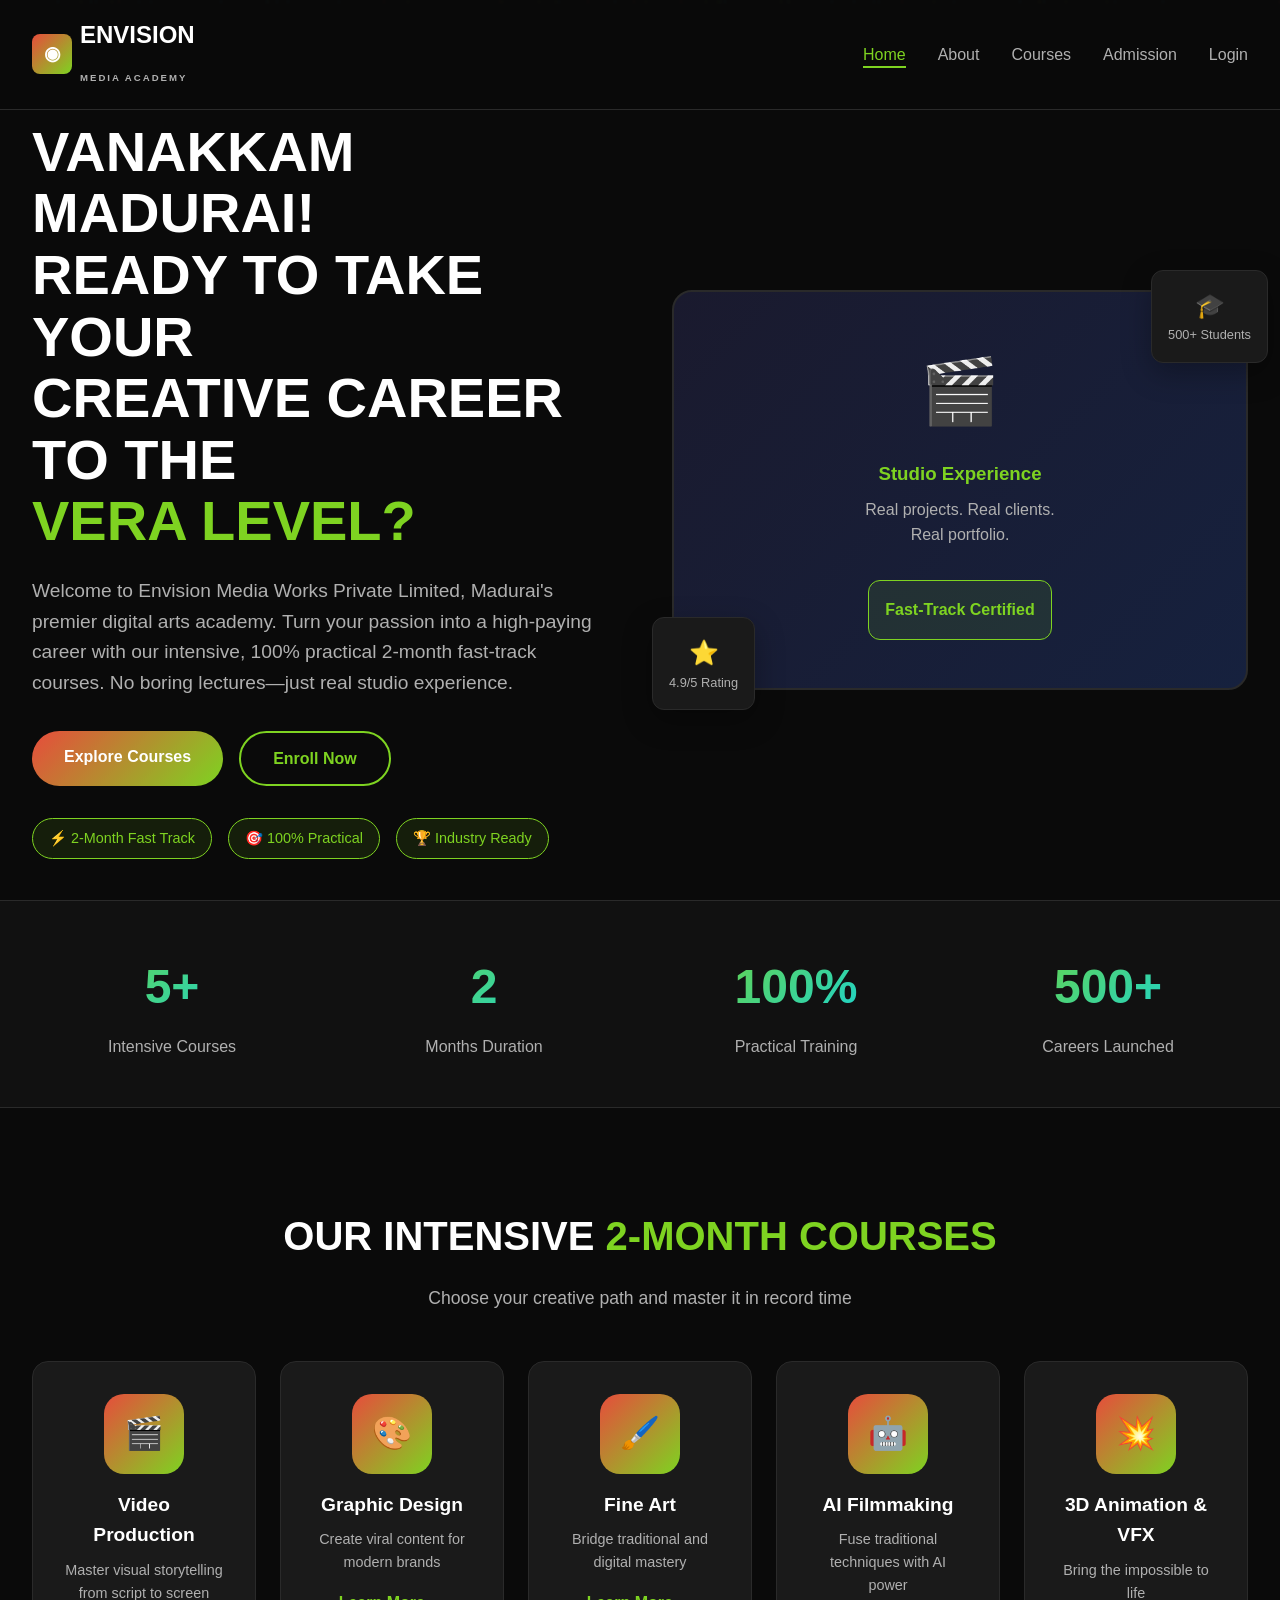
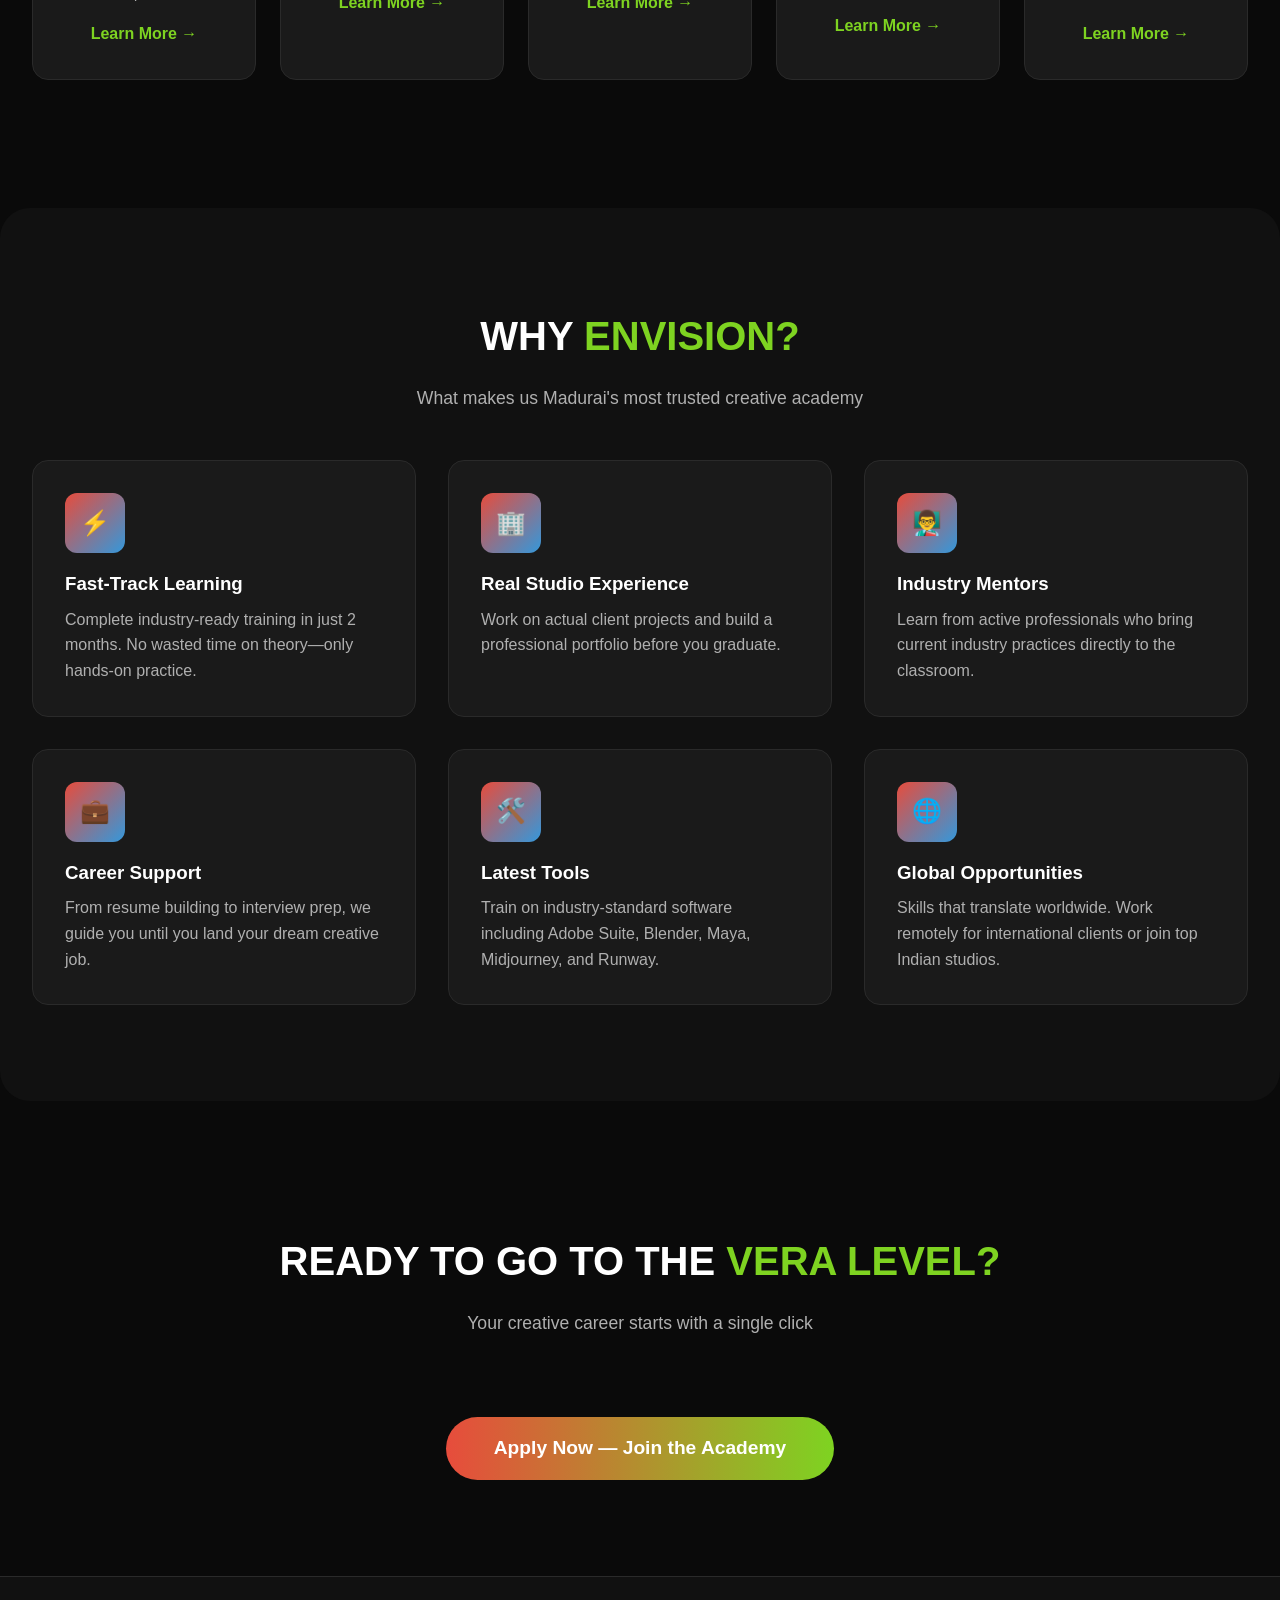
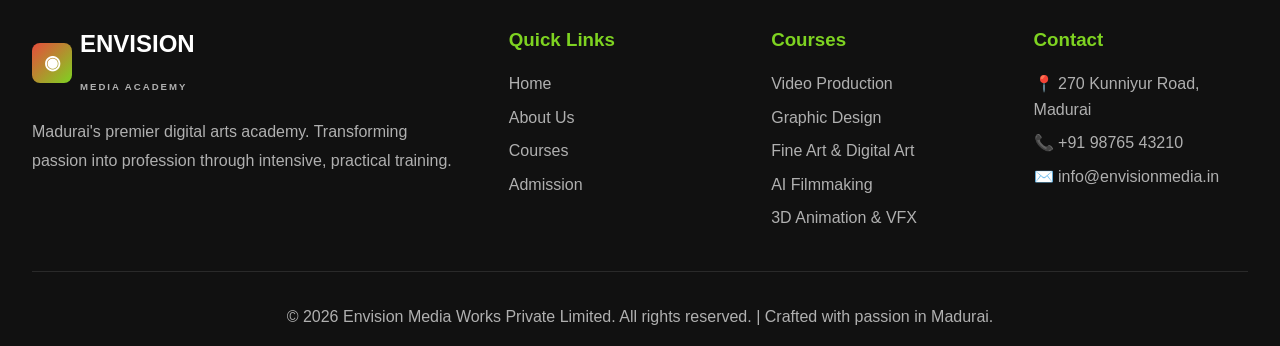
<file: index.html>
<!DOCTYPE html>
<html lang="en">
<head>
    <meta charset="UTF-8">
    <meta name="viewport" content="width=device-width, initial-scale=1.0">
    <title>Envision Media Academy | Madurai's Premier Digital Arts Academy</title>
    <link rel="stylesheet" href="styles.css">
    <style>
        /* Hero Section */
        .hero {
            min-height: 100vh;
            display: flex;
            align-items: center;
            padding-top: 80px;
            position: relative;
            overflow: hidden;
        }

        .hero-content {
            max-width: 1400px;
            margin: 0 auto;
            padding: 2rem;
            display: grid;
            grid-template-columns: 1fr 1fr;
            gap: 4rem;
            align-items: center;
        }

        .hero-text h1 {
            font-size: 3.5rem;
            line-height: 1.1;
            margin-bottom: 1.5rem;
        }

        .hero-text h1 .vera {
            color: var(--accent-green);
            position: relative;
        }

        .hero-text p {
            font-size: 1.2rem;
            color: var(--text-secondary);
            margin-bottom: 2rem;
            max-width: 600px;
        }

        .hero-badges {
            display: flex;
            gap: 1rem;
            margin-top: 2rem;
            flex-wrap: wrap;
        }

        .badge {
            background: rgba(126, 211, 33, 0.1);
            border: 1px solid var(--accent-green);
            padding: 0.5rem 1rem;
            border-radius: 50px;
            font-size: 0.9rem;
            color: var(--accent-green);
        }

        .hero-visual {
            position: relative;
        }

        .hero-image {
            width: 100%;
            border-radius: 20px;
            border: 2px solid var(--border);
            box-shadow: 0 30px 60px rgba(0,0,0,0.5);
        }

        .floating-card {
            position: absolute;
            background: var(--card-bg);
            border: 1px solid var(--border);
            border-radius: 12px;
            padding: 1rem;
            box-shadow: 0 10px 30px rgba(0,0,0,0.3);
        }

        .floating-card.top-right {
            top: -20px;
            right: -20px;
            animation: float-card 4s ease-in-out infinite;
        }

        .floating-card.bottom-left {
            bottom: -20px;
            left: -20px;
            animation: float-card 4s ease-in-out infinite reverse;
        }

        @keyframes float-card {
            0%, 100% { transform: translateY(0); }
            50% { transform: translateY(-15px); }
        }

        /* Course Cards on Home */
        .course-preview {
            background: var(--card-bg);
            border-radius: 16px;
            padding: 2rem;
            text-align: center;
            border: 1px solid var(--border);
            transition: all 0.3s;
            cursor: pointer;
            text-decoration: none;
            color: inherit;
            display: block;
        }

        .course-preview:hover {
            transform: translateY(-10px);
            border-color: var(--accent-green);
            box-shadow: 0 20px 40px rgba(0,0,0,0.4);
        }

        .course-icon {
            width: 80px;
            height: 80px;
            margin: 0 auto 1rem;
            background: linear-gradient(135deg, var(--accent-red), var(--accent-green));
            border-radius: 20px;
            display: flex;
            align-items: center;
            justify-content: center;
            font-size: 2rem;
        }

        .course-preview h3 {
            font-size: 1.2rem;
            margin-bottom: 0.5rem;
        }

        .course-preview p {
            color: var(--text-secondary);
            font-size: 0.9rem;
        }

        .learn-more {
            color: var(--accent-green);
            font-weight: 600;
            margin-top: 1rem;
            display: inline-block;
        }

        /* Stats Section */
        .stats {
            background: var(--secondary);
            border-top: 1px solid var(--border);
            border-bottom: 1px solid var(--border);
        }

        .stats-grid {
            display: grid;
            grid-template-columns: repeat(4, 1fr);
            gap: 2rem;
            text-align: center;
        }

        .stat-number {
            font-size: 3rem;
            font-weight: 800;
            background: linear-gradient(135deg, var(--accent-green), var(--accent-cyan));
            -webkit-background-clip: text;
            -webkit-text-fill-color: transparent;
            background-clip: text;
        }

        .stat-label {
            color: var(--text-secondary);
            margin-top: 0.5rem;
        }

        /* Why Choose Us */
        .feature-grid {
            display: grid;
            grid-template-columns: repeat(3, 1fr);
            gap: 2rem;
        }

        .feature-card {
            background: var(--card-bg);
            border-radius: 16px;
            padding: 2rem;
            border: 1px solid var(--border);
        }

        .feature-icon {
            width: 60px;
            height: 60px;
            background: linear-gradient(135deg, var(--accent-red), var(--accent-blue));
            border-radius: 12px;
            display: flex;
            align-items: center;
            justify-content: center;
            font-size: 1.5rem;
            margin-bottom: 1rem;
        }

        @media (max-width: 768px) {
            .hero-content { grid-template-columns: 1fr; }
            .hero-text h1 { font-size: 2.5rem; }
            .stats-grid { grid-template-columns: repeat(2, 1fr); }
            .feature-grid { grid-template-columns: 1fr; }
        }
    </style>
</head>
<body>
    <div class="particles"></div>
    
    <nav class="navbar">
        <div class="nav-container">
            <a href="index.html" class="logo">
                <div class="logo-icon">◉</div>
                <div>ENVISION<br><small style="font-size:0.6rem; color:var(--text-secondary); letter-spacing:2px;">MEDIA ACADEMY</small></div>
            </a>
            <ul class="nav-links">
                <li><a href="index.html" class="active">Home</a></li>
<li><a href="about.html" class="">About</a></li>
<li><a href="courses.html" class="">Courses</a></li>
<li><a href="admission.html" class="">Admission</a></li>
<li><a href="login.html" class="">Login</a></li>

            </ul>
            <button class="menu-toggle" style="display:none; background:none; border:none; color:white; font-size:1.5rem; cursor:pointer;">☰</button>
        </div>
    </nav>
    

    <!-- Hero Section -->
    <section class="hero">
        <div class="hero-content">
            <div class="hero-text">
                <h1>VANAKKAM MADURAI!<br>READY TO TAKE YOUR<br>CREATIVE CAREER TO THE<br><span class="vera">VERA LEVEL?</span></h1>
                <p>Welcome to Envision Media Works Private Limited, Madurai's premier digital arts academy. Turn your passion into a high-paying career with our intensive, 100% practical 2-month fast-track courses. No boring lectures—just real studio experience.</p>
                <div style="display:flex; gap:1rem; flex-wrap:wrap;">
                    <a href="courses.html" class="btn btn-primary">Explore Courses</a>
                    <a href="admission.html" class="btn btn-outline">Enroll Now</a>
                </div>
                <div class="hero-badges">
                    <span class="badge">⚡ 2-Month Fast Track</span>
                    <span class="badge">🎯 100% Practical</span>
                    <span class="badge">🏆 Industry Ready</span>
                </div>
            </div>
            <div class="hero-visual">
                <div style="background:linear-gradient(135deg, #1a1a2e, #16213e); border-radius:20px; padding:2rem; border:2px solid var(--border); min-height:400px; display:flex; align-items:center; justify-content:center; flex-direction:column; text-align:center;">
                    <div style="font-size:4rem; margin-bottom:1rem;">🎬</div>
                    <h3 style="color:var(--accent-green); margin-bottom:0.5rem;">Studio Experience</h3>
                    <p style="color:var(--text-secondary);">Real projects. Real clients.<br>Real portfolio.</p>
                    <div style="margin-top:2rem; padding:1rem; background:rgba(126,211,33,0.1); border-radius:12px; border:1px solid var(--accent-green);">
                        <span style="color:var(--accent-green); font-weight:700;">Fast-Track Certified</span>
                    </div>
                </div>
                <div class="floating-card top-right">
                    <div style="font-size:1.5rem; text-align:center;">🎓</div>
                    <div style="font-size:0.8rem; color:var(--text-secondary);">500+ Students</div>
                </div>
                <div class="floating-card bottom-left">
                    <div style="font-size:1.5rem; text-align:center;">⭐</div>
                    <div style="font-size:0.8rem; color:var(--text-secondary);">4.9/5 Rating</div>
                </div>
            </div>
        </div>
    </section>

    <!-- Stats Section -->
    <section class="stats">
        <div class="section" style="padding:3rem 2rem;">
            <div class="stats-grid">
                <div class="stat-item">
                    <div class="stat-number">5+</div>
                    <div class="stat-label">Intensive Courses</div>
                </div>
                <div class="stat-item">
                    <div class="stat-number">2</div>
                    <div class="stat-label">Months Duration</div>
                </div>
                <div class="stat-item">
                    <div class="stat-number">100%</div>
                    <div class="stat-label">Practical Training</div>
                </div>
                <div class="stat-item">
                    <div class="stat-number">500+</div>
                    <div class="stat-label">Careers Launched</div>
                </div>
            </div>
        </div>
    </section>

    <!-- Courses Preview -->
    <section class="section">
        <h2 class="section-title">OUR INTENSIVE <span class="highlight">2-MONTH COURSES</span></h2>
        <p class="section-subtitle">Choose your creative path and master it in record time</p>

        <div class="grid-5" style="margin-top:3rem;">
            <a href="courses.html#video" class="course-preview">
                <div class="course-icon">🎬</div>
                <h3>Video Production</h3>
                <p>Master visual storytelling from script to screen</p>
                <span class="learn-more">Learn More →</span>
            </a>
            <a href="courses.html#graphic" class="course-preview">
                <div class="course-icon">🎨</div>
                <h3>Graphic Design</h3>
                <p>Create viral content for modern brands</p>
                <span class="learn-more">Learn More →</span>
            </a>
            <a href="courses.html#fineart" class="course-preview">
                <div class="course-icon">🖌️</div>
                <h3>Fine Art</h3>
                <p>Bridge traditional and digital mastery</p>
                <span class="learn-more">Learn More →</span>
            </a>
            <a href="courses.html#ai" class="course-preview">
                <div class="course-icon">🤖</div>
                <h3>AI Filmmaking</h3>
                <p>Fuse traditional techniques with AI power</p>
                <span class="learn-more">Learn More →</span>
            </a>
            <a href="courses.html#3d" class="course-preview">
                <div class="course-icon">💥</div>
                <h3>3D Animation & VFX</h3>
                <p>Bring the impossible to life</p>
                <span class="learn-more">Learn More →</span>
            </a>
        </div>
    </section>

    <!-- Why Choose Us -->
    <section class="section" style="background:var(--secondary); border-radius:30px; margin:2rem auto; max-width:1400px;">
        <h2 class="section-title">WHY <span class="highlight">ENVISION?</span></h2>
        <p class="section-subtitle">What makes us Madurai's most trusted creative academy</p>

        <div class="feature-grid" style="margin-top:3rem;">
            <div class="feature-card">
                <div class="feature-icon">⚡</div>
                <h3>Fast-Track Learning</h3>
                <p style="color:var(--text-secondary); margin-top:0.5rem;">Complete industry-ready training in just 2 months. No wasted time on theory—only hands-on practice.</p>
            </div>
            <div class="feature-card">
                <div class="feature-icon">🏢</div>
                <h3>Real Studio Experience</h3>
                <p style="color:var(--text-secondary); margin-top:0.5rem;">Work on actual client projects and build a professional portfolio before you graduate.</p>
            </div>
            <div class="feature-card">
                <div class="feature-icon">👨‍🏫</div>
                <h3>Industry Mentors</h3>
                <p style="color:var(--text-secondary); margin-top:0.5rem;">Learn from active professionals who bring current industry practices directly to the classroom.</p>
            </div>
            <div class="feature-card">
                <div class="feature-icon">💼</div>
                <h3>Career Support</h3>
                <p style="color:var(--text-secondary); margin-top:0.5rem;">From resume building to interview prep, we guide you until you land your dream creative job.</p>
            </div>
            <div class="feature-card">
                <div class="feature-icon">🛠️</div>
                <h3>Latest Tools</h3>
                <p style="color:var(--text-secondary); margin-top:0.5rem;">Train on industry-standard software including Adobe Suite, Blender, Maya, Midjourney, and Runway.</p>
            </div>
            <div class="feature-card">
                <div class="feature-icon">🌐</div>
                <h3>Global Opportunities</h3>
                <p style="color:var(--text-secondary); margin-top:0.5rem;">Skills that translate worldwide. Work remotely for international clients or join top Indian studios.</p>
            </div>
        </div>
    </section>

    <!-- CTA Section -->
    <section class="section" style="text-align:center;">
        <h2 class="section-title">READY TO GO TO THE <span class="highlight">VERA LEVEL?</span></h2>
        <p class="section-subtitle">Your creative career starts with a single click</p>
        <a href="admission.html" class="btn btn-glow" style="font-size:1.2rem; padding:1rem 3rem; margin-top:2rem;">Apply Now — Join the Academy</a>
    </section>

    
    <footer class="footer">
        <div class="footer-content">
            <div>
                <div class="logo" style="margin-bottom:1rem;">
                    <div class="logo-icon">◉</div>
                    <div>ENVISION<br><small style="font-size:0.6rem; color:var(--text-secondary); letter-spacing:2px;">MEDIA ACADEMY</small></div>
                </div>
                <p style="color:var(--text-secondary); line-height:1.8;">
                    Madurai's premier digital arts academy. Transforming passion into profession through intensive, practical training.
                </p>
            </div>
            <div>
                <h3>Quick Links</h3>
                <a href="index.html">Home</a>
                <a href="about.html">About Us</a>
                <a href="courses.html">Courses</a>
                <a href="admission.html">Admission</a>
            </div>
            <div>
                <h3>Courses</h3>
                <a href="courses.html">Video Production</a>
                <a href="courses.html">Graphic Design</a>
                <a href="courses.html">Fine Art & Digital Art</a>
                <a href="courses.html">AI Filmmaking</a>
                <a href="courses.html">3D Animation & VFX</a>
            </div>
            <div>
                <h3>Contact</h3>
                <p style="color:var(--text-secondary); margin-bottom:0.5rem;">📍 270 Kunniyur Road, Madurai</p>
                <p style="color:var(--text-secondary); margin-bottom:0.5rem;">📞 +91 98765 43210</p>
                <p style="color:var(--text-secondary);">✉️ info@envisionmedia.in</p>
            </div>
        </div>
        <div class="footer-bottom">
            <p>© 2026 Envision Media Works Private Limited. All rights reserved. | Crafted with passion in Madurai.</p>
        </div>
    </footer>

    <script src="script.js"></script>
</body>
</html>
</file>
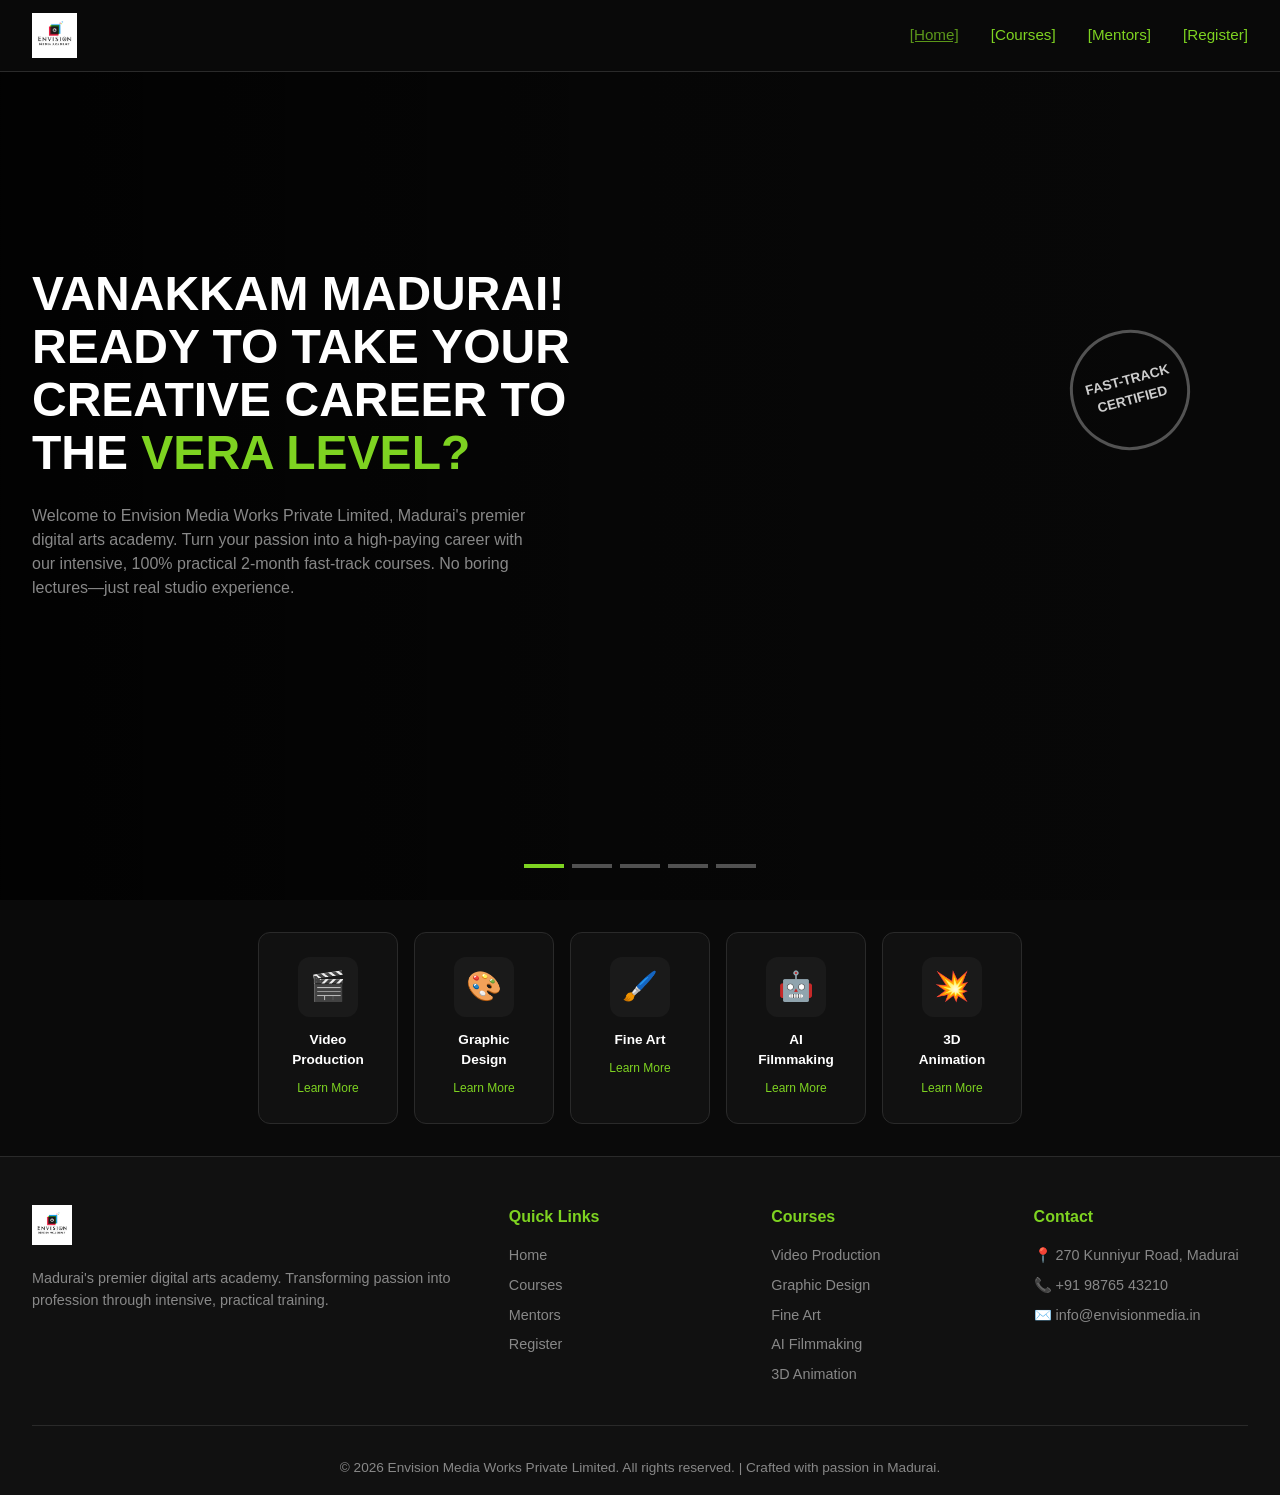
<file: envision_website_v2/index.html>
<!DOCTYPE html>
<html lang="en">
<head>
    <meta charset="UTF-8">
    <meta name="viewport" content="width=device-width, initial-scale=1.0">
    <title>Envision Media Academy | Madurai's Premier Digital Arts Academy</title>
    <link rel="stylesheet" href="styles.css">
</head>
<body>
    <!-- Navigation -->
    <nav class="navbar">
        <div class="nav-inner">
            <a href="index.html" class="nav-logo">
                <img src="logo.jpg" alt="Envision Media Academy">
            </a>
            <ul class="nav-links">
                <li><a href="index.html" class="active">[Home]</a></li>
                <li><a href="courses.html">[Courses]</a></li>
                <li><a href="mentors.html">[Mentors]</a></li>
                <li><a href="register.html">[Register]</a></li>
            </ul>
        </div>
    </nav>

    <!-- Hero Slideshow -->
    <section class="hero-slideshow">
        <!-- Slide 1: Video Production -->
        <div class="slide active">
            <div class="slide-bg" style="background-image: url('https://thumbs.dreamstime.com/b/professional-video-production-setup-colorful-lighting-smoke-cinematic-featuring-camera-studio-lights-vibrant-effects-382044718.jpg');"></div>
            <div class="slide-content">
                <div class="slide-text">
                    <h1>VANAKKAM MADURAI!<br>READY TO TAKE YOUR<br>CREATIVE CAREER TO<br>THE <span class="vera">VERA LEVEL?</span></h1>
                    <p>Welcome to Envision Media Works Private Limited, Madurai's premier digital arts academy. Turn your passion into a high-paying career with our intensive, 100% practical 2-month fast-track courses. No boring lectures—just real studio experience.</p>
                </div>
                <div class="slide-visual">
                    <div class="fast-track-badge">Fast-Track<br>Certified</div>
                </div>
            </div>
        </div>

        <!-- Slide 2: Graphic Design -->
        <div class="slide">
            <div class="slide-bg" style="background-image: url('https://thumbs.dreamstime.com/b/neon-creative-workspace-vibrant-workspace-bathed-neon-light-multiple-computer-screens-display-glowing-neon-icons-representing-414644529.jpg');"></div>
            <div class="slide-content">
                <div class="slide-text">
                    <h1>MASTER GRAPHIC<br>DESIGN & SOCIAL<br>MEDIA <span class="vera">MARKETING</span></h1>
                    <p>Become a digital marketing powerhouse. Create viral, engaging content that modern brands desperately need. Learn Adobe Photoshop, Illustrator, Canva Pro, and Meta Ads strategy.</p>
                </div>
                <div class="slide-visual">
                    <div class="fast-track-badge">Fast-Track<br>Certified</div>
                </div>
            </div>
        </div>

        <!-- Slide 3: Fine Art -->
        <div class="slide">
            <div class="slide-bg" style="background-image: url('https://mir-s3-cdn-cf.behance.net/project_modules/1400_webp/78c95c67908343.5b4a71d912027.png');"></div>
            <div class="slide-content">
                <div class="slide-text">
                    <h1>FINE ART & DIGITAL<br>ART <span class="vera">MASTERY</span></h1>
                    <p>Bridge the gap between traditional drawing and the infinite digital canvas. Master Procreate, Photoshop, anatomy, perspective, and character design for concept art careers.</p>
                </div>
                <div class="slide-visual">
                    <div class="fast-track-badge">Fast-Track<br>Certified</div>
                </div>
            </div>
        </div>

        <!-- Slide 4: AI Filmmaking -->
        <div class="slide">
            <div class="slide-bg" style="background-image: url('https://i0.wp.com/ymcinema.com/wp-content/uploads/2023/08/The-%E2%80%98Inevitable-Future-of-AI-Filmmaking.001.jpeg?fit=1920%2C1080&ssl=1');"></div>
            <div class="slide-content">
                <div class="slide-text">
                    <h1>AI FILMMAKING &<br>CONTENT <span class="vera">CREATION</span></h1>
                    <p>The future of cinema is here. Fuse traditional filmmaking with cutting-edge AI. Learn Midjourney, Runway, prompt engineering, and AI-integrated post-production.</p>
                </div>
                <div class="slide-visual">
                    <div class="fast-track-badge">Fast-Track<br>Certified</div>
                </div>
            </div>
        </div>

        <!-- Slide 5: 3D Animation -->
        <div class="slide">
            <div class="slide-bg" style="background-image: url('https://uploads.actionvfx.com/file/spina/photo/522/large_Werewolf-low.jpg');"></div>
            <div class="slide-content">
                <div class="slide-text">
                    <h1>3D ANIMATION &<br>VFX <span class="vera">EXCELLENCE</span></h1>
                    <p>Bring the impossible to life. Master Blender, Maya, Nuke, and node-based compositing. Skills demanded by blockbuster films and the global gaming industry.</p>
                </div>
                <div class="slide-visual">
                    <div class="fast-track-badge">Fast-Track<br>Certified</div>
                </div>
            </div>
        </div>

        <!-- Indicators -->
        <div class="slide-indicators">
            <button class="indicator active" onclick="goToSlide(0)"></button>
            <button class="indicator" onclick="goToSlide(1)"></button>
            <button class="indicator" onclick="goToSlide(2)"></button>
            <button class="indicator" onclick="goToSlide(3)"></button>
            <button class="indicator" onclick="goToSlide(4)"></button>
        </div>
    </section>

    <!-- Course Icons Row -->
    <section class="course-icons-row">
        <a href="courses.html#video" class="course-icon-card">
            <div class="icon">🎬</div>
            <h4>Video<br>Production</h4>
            <span class="learn-more">Learn More</span>
        </a>
        <a href="courses.html#graphic" class="course-icon-card">
            <div class="icon">🎨</div>
            <h4>Graphic<br>Design</h4>
            <span class="learn-more">Learn More</span>
        </a>
        <a href="courses.html#fineart" class="course-icon-card">
            <div class="icon">🖌️</div>
            <h4>Fine Art</h4>
            <span class="learn-more">Learn More</span>
        </a>
        <a href="courses.html#ai" class="course-icon-card">
            <div class="icon">🤖</div>
            <h4>AI<br>Filmmaking</h4>
            <span class="learn-more">Learn More</span>
        </a>
        <a href="courses.html#3d" class="course-icon-card">
            <div class="icon">💥</div>
            <h4>3D<br>Animation</h4>
            <span class="learn-more">Learn More</span>
        </a>
    </section>

    <!-- Footer -->
    <footer class="footer">
        <div class="footer-inner">
            <div>
                <img src="logo.jpg" alt="Envision" style="height:40px; margin-bottom:1rem;">
                <p style="color:var(--text-dim); font-size:0.9rem;">Madurai's premier digital arts academy. Transforming passion into profession through intensive, practical training.</p>
            </div>
            <div>
                <h4>Quick Links</h4>
                <a href="index.html">Home</a>
                <a href="courses.html">Courses</a>
                <a href="mentors.html">Mentors</a>
                <a href="register.html">Register</a>
            </div>
            <div>
                <h4>Courses</h4>
                <a href="courses.html">Video Production</a>
                <a href="courses.html">Graphic Design</a>
                <a href="courses.html">Fine Art</a>
                <a href="courses.html">AI Filmmaking</a>
                <a href="courses.html">3D Animation</a>
            </div>
            <div>
                <h4>Contact</h4>
                <p style="color:var(--text-dim); font-size:0.9rem; margin-bottom:0.5rem;">📍 270 Kunniyur Road, Madurai</p>
                <p style="color:var(--text-dim); font-size:0.9rem; margin-bottom:0.5rem;">📞 +91 98765 43210</p>
                <p style="color:var(--text-dim); font-size:0.9rem;">✉️ info@envisionmedia.in</p>
            </div>
        </div>
        <div class="footer-bottom">
            <p>© 2026 Envision Media Works Private Limited. All rights reserved. | Crafted with passion in Madurai.</p>
        </div>
    </footer>

    <script>
        let currentSlide = 0;
        const slides = document.querySelectorAll('.slide');
        const indicators = document.querySelectorAll('.indicator');
        const totalSlides = slides.length;

        function goToSlide(index) {
            slides[currentSlide].classList.remove('active');
            indicators[currentSlide].classList.remove('active');
            currentSlide = index;
            slides[currentSlide].classList.add('active');
            indicators[currentSlide].classList.add('active');
        }

        function nextSlide() {
            goToSlide((currentSlide + 1) % totalSlides);
        }

        // Auto-advance every 5 seconds
        setInterval(nextSlide, 5000);
    </script>
</body>
</html>
</file>
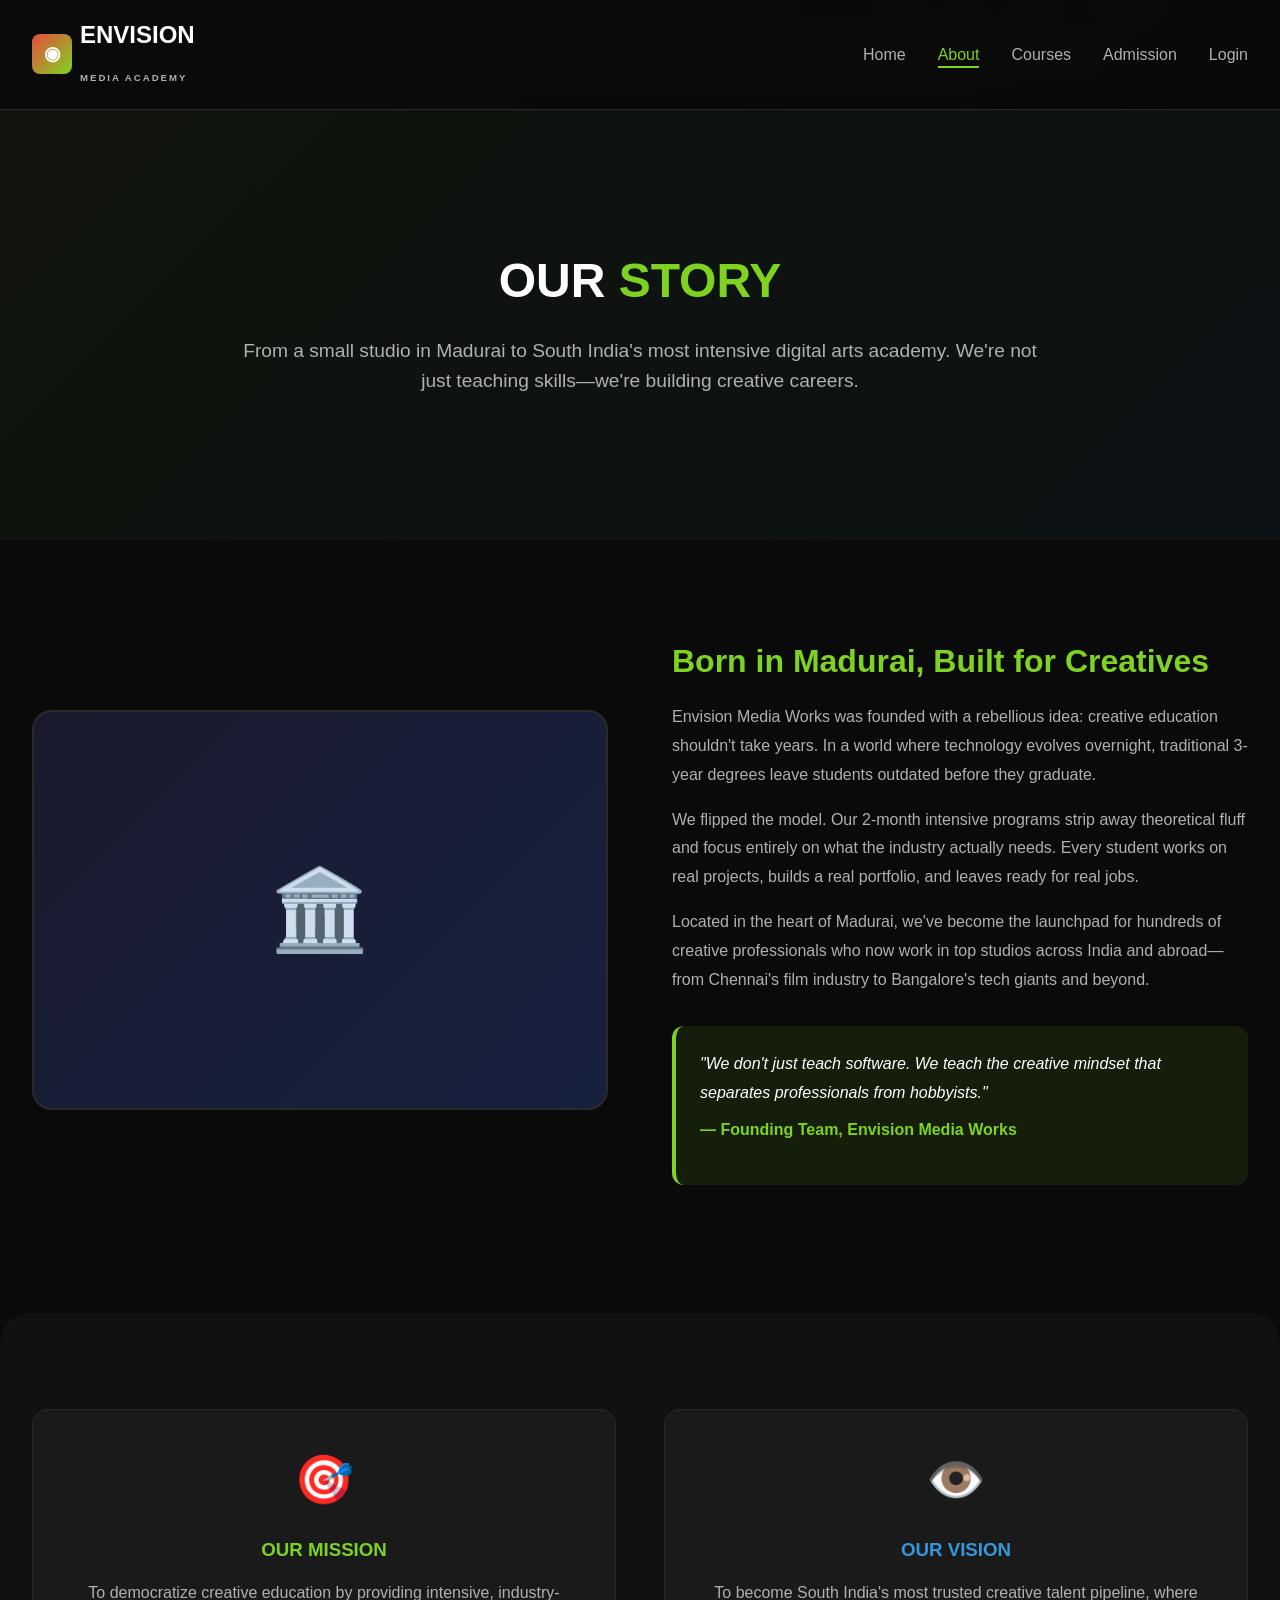
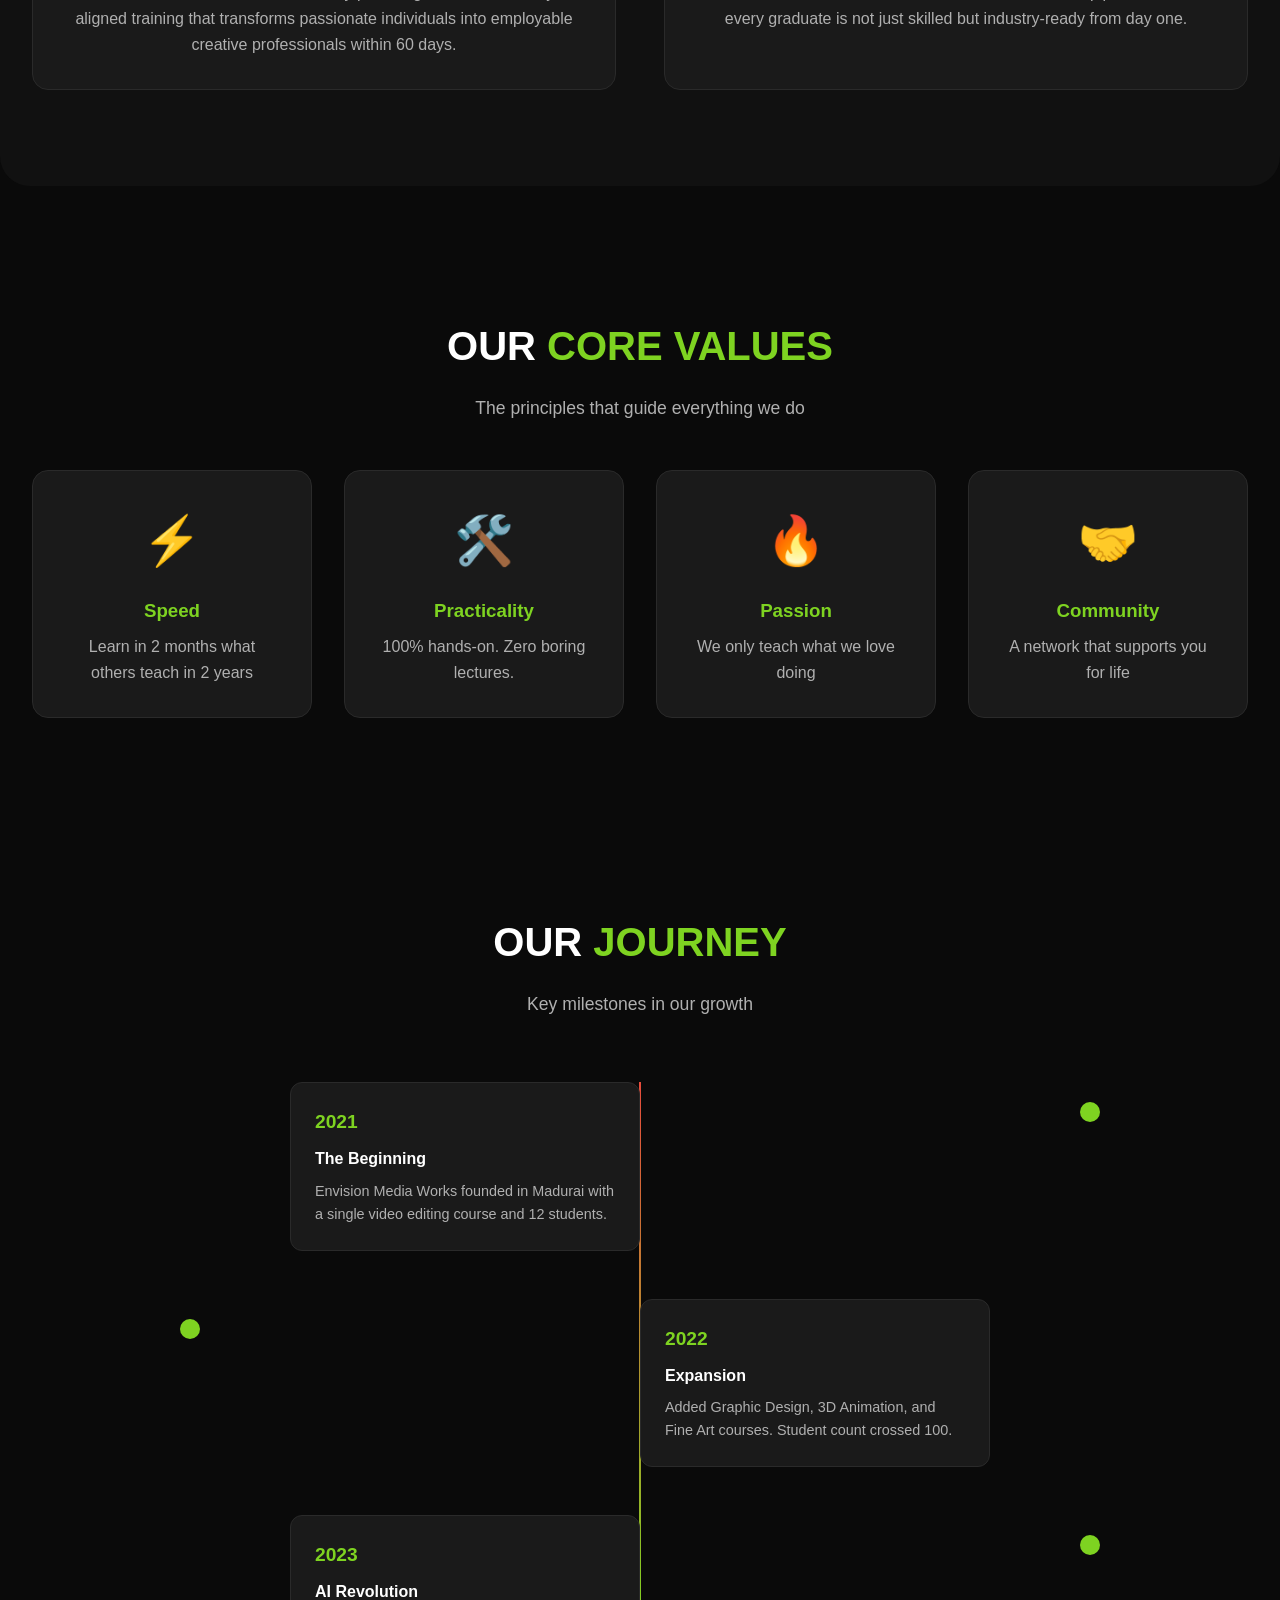
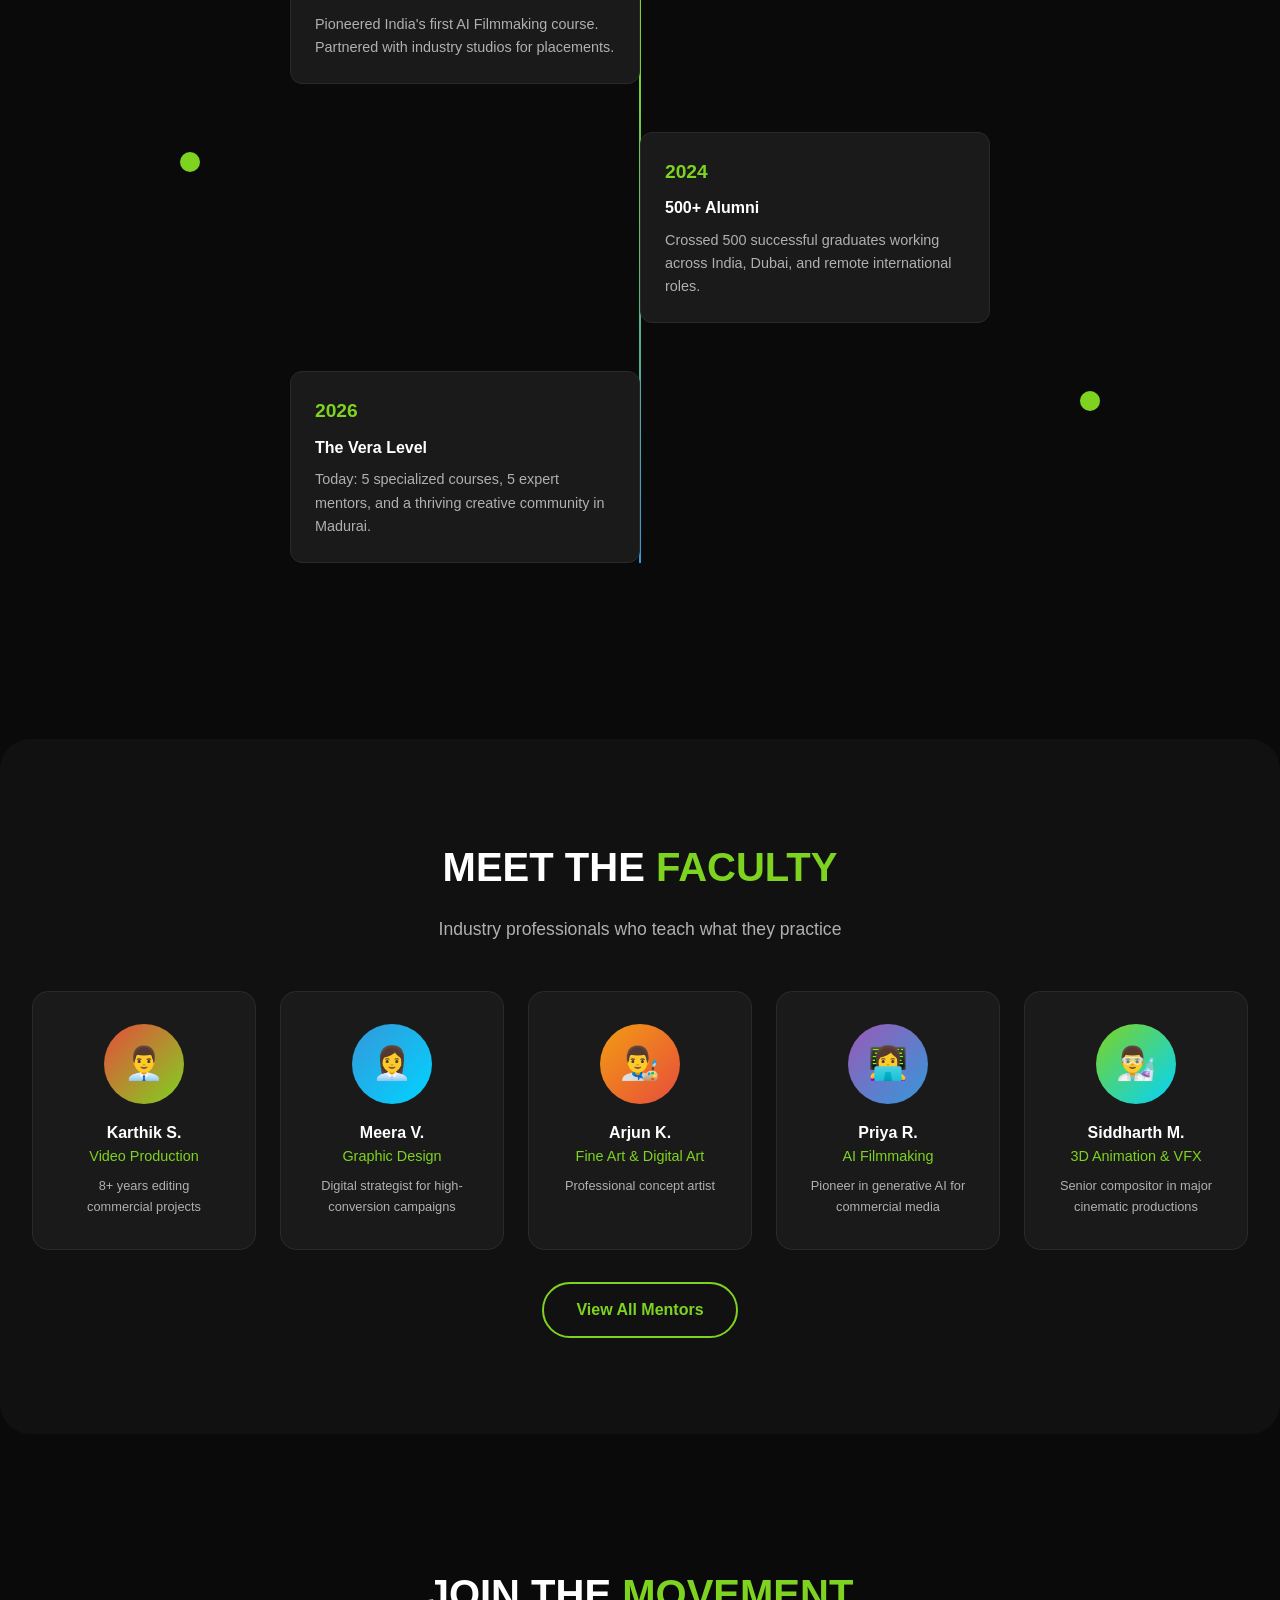
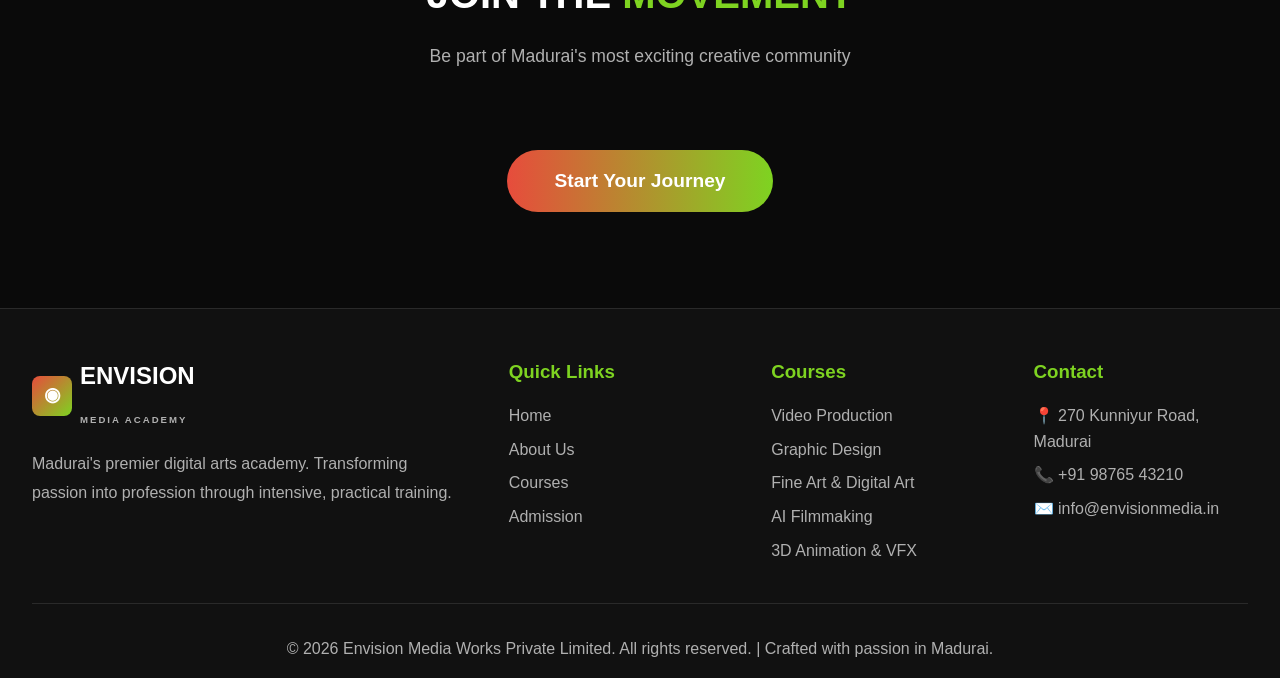
<file: about.html>
<!DOCTYPE html>
<html lang="en">
<head>
    <meta charset="UTF-8">
    <meta name="viewport" content="width=device-width, initial-scale=1.0">
    <title>About Us | Envision Media Academy</title>
    <link rel="stylesheet" href="styles.css">
    <style>
        .about-hero {
            min-height: 60vh;
            display: flex;
            align-items: center;
            padding-top: 100px;
            background: linear-gradient(135deg, rgba(126,211,33,0.05), rgba(52,152,219,0.05));
        }

        .about-hero-content {
            max-width: 1400px;
            margin: 0 auto;
            padding: 2rem;
            text-align: center;
        }

        .about-hero h1 {
            font-size: 3rem;
            margin-bottom: 1rem;
        }

        .about-hero p {
            font-size: 1.2rem;
            color: var(--text-secondary);
            max-width: 800px;
            margin: 0 auto;
        }

        .story-section {
            display: grid;
            grid-template-columns: 1fr 1fr;
            gap: 4rem;
            align-items: center;
        }

        .story-image {
            background: linear-gradient(135deg, #1a1a2e, #16213e);
            border-radius: 20px;
            min-height: 400px;
            display: flex;
            align-items: center;
            justify-content: center;
            border: 2px solid var(--border);
            font-size: 5rem;
        }

        .story-text h2 {
            font-size: 2rem;
            margin-bottom: 1rem;
            color: var(--accent-green);
        }

        .story-text p {
            color: var(--text-secondary);
            margin-bottom: 1rem;
            line-height: 1.8;
        }

        .values-grid {
            display: grid;
            grid-template-columns: repeat(4, 1fr);
            gap: 2rem;
        }

        .value-card {
            background: var(--card-bg);
            border-radius: 16px;
            padding: 2rem;
            text-align: center;
            border: 1px solid var(--border);
            transition: all 0.3s;
        }

        .value-card:hover {
            transform: translateY(-5px);
            border-color: var(--accent-green);
        }

        .value-icon {
            font-size: 3rem;
            margin-bottom: 1rem;
        }

        .value-card h3 {
            color: var(--accent-green);
            margin-bottom: 0.5rem;
        }

        .timeline {
            position: relative;
            max-width: 800px;
            margin: 0 auto;
        }

        .timeline::before {
            content: '';
            position: absolute;
            left: 50%;
            transform: translateX(-50%);
            width: 2px;
            height: 100%;
            background: linear-gradient(to bottom, var(--accent-red), var(--accent-green), var(--accent-blue));
        }

        .timeline-item {
            display: flex;
            justify-content: flex-end;
            padding-right: 50%;
            position: relative;
            margin-bottom: 3rem;
        }

        .timeline-item:nth-child(even) {
            justify-content: flex-start;
            padding-right: 0;
            padding-left: 50%;
        }

        .timeline-content {
            background: var(--card-bg);
            border-radius: 12px;
            padding: 1.5rem;
            border: 1px solid var(--border);
            max-width: 350px;
            position: relative;
        }

        .timeline-dot {
            position: absolute;
            width: 20px;
            height: 20px;
            background: var(--accent-green);
            border-radius: 50%;
            top: 20px;
        }

        .timeline-item .timeline-dot {
            right: -60px;
        }

        .timeline-item:nth-child(even) .timeline-dot {
            left: -60px;
            right: auto;
        }

        .timeline-year {
            color: var(--accent-green);
            font-weight: 700;
            font-size: 1.2rem;
        }

        @media (max-width: 768px) {
            .story-section { grid-template-columns: 1fr; }
            .values-grid { grid-template-columns: repeat(2, 1fr); }
            .timeline::before { left: 20px; }
            .timeline-item,
            .timeline-item:nth-child(even) {
                justify-content: flex-start;
                padding-left: 50px;
                padding-right: 0;
            }
            .timeline-item .timeline-dot,
            .timeline-item:nth-child(even) .timeline-dot {
                left: 10px;
                right: auto;
            }
        }
    </style>
</head>
<body>
    <div class="particles"></div>
    
    <nav class="navbar">
        <div class="nav-container">
            <a href="index.html" class="logo">
                <div class="logo-icon">◉</div>
                <div>ENVISION<br><small style="font-size:0.6rem; color:var(--text-secondary); letter-spacing:2px;">MEDIA ACADEMY</small></div>
            </a>
            <ul class="nav-links">
                <li><a href="index.html" class="">Home</a></li>
<li><a href="about.html" class="active">About</a></li>
<li><a href="courses.html" class="">Courses</a></li>
<li><a href="admission.html" class="">Admission</a></li>
<li><a href="login.html" class="">Login</a></li>

            </ul>
            <button class="menu-toggle" style="display:none; background:none; border:none; color:white; font-size:1.5rem; cursor:pointer;">☰</button>
        </div>
    </nav>
    

    <!-- Hero -->
    <section class="about-hero">
        <div class="about-hero-content">
            <h1>OUR <span style="color:var(--accent-green);">STORY</span></h1>
            <p>From a small studio in Madurai to South India's most intensive digital arts academy. We're not just teaching skills—we're building creative careers.</p>
        </div>
    </section>

    <!-- Story Section -->
    <section class="section">
        <div class="story-section">
            <div class="story-image">
                🏛️
            </div>
            <div class="story-text">
                <h2>Born in Madurai, Built for Creatives</h2>
                <p>Envision Media Works was founded with a rebellious idea: creative education shouldn't take years. In a world where technology evolves overnight, traditional 3-year degrees leave students outdated before they graduate.</p>
                <p>We flipped the model. Our 2-month intensive programs strip away theoretical fluff and focus entirely on what the industry actually needs. Every student works on real projects, builds a real portfolio, and leaves ready for real jobs.</p>
                <p>Located in the heart of Madurai, we've become the launchpad for hundreds of creative professionals who now work in top studios across India and abroad—from Chennai's film industry to Bangalore's tech giants and beyond.</p>
                <div style="margin-top:2rem; padding:1.5rem; background:rgba(126,211,33,0.1); border-radius:12px; border-left:4px solid var(--accent-green);">
                    <p style="color:var(--text-primary); font-style:italic; margin:0;">"We don't just teach software. We teach the creative mindset that separates professionals from hobbyists."</p>
                    <p style="color:var(--accent-green); margin-top:0.5rem; font-weight:600;">— Founding Team, Envision Media Works</p>
                </div>
            </div>
        </div>
    </section>

    <!-- Mission & Vision -->
    <section class="section" style="background:var(--secondary); border-radius:30px; margin:2rem auto;">
        <div style="display:grid; grid-template-columns:1fr 1fr; gap:3rem;">
            <div class="card" style="text-align:center;">
                <div style="font-size:3rem; margin-bottom:1rem;">🎯</div>
                <h3 style="color:var(--accent-green); margin-bottom:1rem;">OUR MISSION</h3>
                <p style="color:var(--text-secondary);">To democratize creative education by providing intensive, industry-aligned training that transforms passionate individuals into employable creative professionals within 60 days.</p>
            </div>
            <div class="card" style="text-align:center;">
                <div style="font-size:3rem; margin-bottom:1rem;">👁️</div>
                <h3 style="color:var(--accent-blue); margin-bottom:1rem;">OUR VISION</h3>
                <p style="color:var(--text-secondary);">To become South India's most trusted creative talent pipeline, where every graduate is not just skilled but industry-ready from day one.</p>
            </div>
        </div>
    </section>

    <!-- Core Values -->
    <section class="section">
        <h2 class="section-title">OUR <span class="highlight">CORE VALUES</span></h2>
        <p class="section-subtitle">The principles that guide everything we do</p>

        <div class="values-grid" style="margin-top:3rem;">
            <div class="value-card">
                <div class="value-icon">⚡</div>
                <h3>Speed</h3>
                <p style="color:var(--text-secondary);">Learn in 2 months what others teach in 2 years</p>
            </div>
            <div class="value-card">
                <div class="value-icon">🛠️</div>
                <h3>Practicality</h3>
                <p style="color:var(--text-secondary);">100% hands-on. Zero boring lectures.</p>
            </div>
            <div class="value-card">
                <div class="value-icon">🔥</div>
                <h3>Passion</h3>
                <p style="color:var(--text-secondary);">We only teach what we love doing</p>
            </div>
            <div class="value-card">
                <div class="value-icon">🤝</div>
                <h3>Community</h3>
                <p style="color:var(--text-secondary);">A network that supports you for life</p>
            </div>
        </div>
    </section>

    <!-- Timeline -->
    <section class="section">
        <h2 class="section-title">OUR <span class="highlight">JOURNEY</span></h2>
        <p class="section-subtitle">Key milestones in our growth</p>

        <div class="timeline" style="margin-top:4rem;">
            <div class="timeline-item">
                <div class="timeline-content">
                    <div class="timeline-year">2021</div>
                    <h4 style="margin:0.5rem 0;">The Beginning</h4>
                    <p style="color:var(--text-secondary); font-size:0.9rem;">Envision Media Works founded in Madurai with a single video editing course and 12 students.</p>
                </div>
                <div class="timeline-dot"></div>
            </div>
            <div class="timeline-item">
                <div class="timeline-content">
                    <div class="timeline-year">2022</div>
                    <h4 style="margin:0.5rem 0;">Expansion</h4>
                    <p style="color:var(--text-secondary); font-size:0.9rem;">Added Graphic Design, 3D Animation, and Fine Art courses. Student count crossed 100.</p>
                </div>
                <div class="timeline-dot"></div>
            </div>
            <div class="timeline-item">
                <div class="timeline-content">
                    <div class="timeline-year">2023</div>
                    <h4 style="margin:0.5rem 0;">AI Revolution</h4>
                    <p style="color:var(--text-secondary); font-size:0.9rem;">Pioneered India's first AI Filmmaking course. Partnered with industry studios for placements.</p>
                </div>
                <div class="timeline-dot"></div>
            </div>
            <div class="timeline-item">
                <div class="timeline-content">
                    <div class="timeline-year">2024</div>
                    <h4 style="margin:0.5rem 0;">500+ Alumni</h4>
                    <p style="color:var(--text-secondary); font-size:0.9rem;">Crossed 500 successful graduates working across India, Dubai, and remote international roles.</p>
                </div>
                <div class="timeline-dot"></div>
            </div>
            <div class="timeline-item">
                <div class="timeline-content">
                    <div class="timeline-year">2026</div>
                    <h4 style="margin:0.5rem 0;">The Vera Level</h4>
                    <p style="color:var(--text-secondary); font-size:0.9rem;">Today: 5 specialized courses, 5 expert mentors, and a thriving creative community in Madurai.</p>
                </div>
                <div class="timeline-dot"></div>
            </div>
        </div>
    </section>

    <!-- Team Preview -->
    <section class="section" style="background:var(--secondary); border-radius:30px; margin:2rem auto;">
        <h2 class="section-title">MEET THE <span class="highlight">FACULTY</span></h2>
        <p class="section-subtitle">Industry professionals who teach what they practice</p>

        <div class="grid-5" style="margin-top:3rem;">
            <div class="card" style="text-align:center;">
                <div style="width:80px; height:80px; background:linear-gradient(135deg, var(--accent-red), var(--accent-green)); border-radius:50%; margin:0 auto 1rem; display:flex; align-items:center; justify-content:center; font-size:2rem;">👨‍💼</div>
                <h4>Karthik S.</h4>
                <p style="color:var(--accent-green); font-size:0.9rem;">Video Production</p>
                <p style="color:var(--text-secondary); font-size:0.8rem; margin-top:0.5rem;">8+ years editing commercial projects</p>
            </div>
            <div class="card" style="text-align:center;">
                <div style="width:80px; height:80px; background:linear-gradient(135deg, var(--accent-blue), var(--accent-cyan)); border-radius:50%; margin:0 auto 1rem; display:flex; align-items:center; justify-content:center; font-size:2rem;">👩‍💼</div>
                <h4>Meera V.</h4>
                <p style="color:var(--accent-green); font-size:0.9rem;">Graphic Design</p>
                <p style="color:var(--text-secondary); font-size:0.8rem; margin-top:0.5rem;">Digital strategist for high-conversion campaigns</p>
            </div>
            <div class="card" style="text-align:center;">
                <div style="width:80px; height:80px; background:linear-gradient(135deg, #f39c12, var(--accent-red)); border-radius:50%; margin:0 auto 1rem; display:flex; align-items:center; justify-content:center; font-size:2rem;">👨‍🎨</div>
                <h4>Arjun K.</h4>
                <p style="color:var(--accent-green); font-size:0.9rem;">Fine Art & Digital Art</p>
                <p style="color:var(--text-secondary); font-size:0.8rem; margin-top:0.5rem;">Professional concept artist</p>
            </div>
            <div class="card" style="text-align:center;">
                <div style="width:80px; height:80px; background:linear-gradient(135deg, #9b59b6, var(--accent-blue)); border-radius:50%; margin:0 auto 1rem; display:flex; align-items:center; justify-content:center; font-size:2rem;">👩‍💻</div>
                <h4>Priya R.</h4>
                <p style="color:var(--accent-green); font-size:0.9rem;">AI Filmmaking</p>
                <p style="color:var(--text-secondary); font-size:0.8rem; margin-top:0.5rem;">Pioneer in generative AI for commercial media</p>
            </div>
            <div class="card" style="text-align:center;">
                <div style="width:80px; height:80px; background:linear-gradient(135deg, var(--accent-green), var(--accent-cyan)); border-radius:50%; margin:0 auto 1rem; display:flex; align-items:center; justify-content:center; font-size:2rem;">👨‍🔬</div>
                <h4>Siddharth M.</h4>
                <p style="color:var(--accent-green); font-size:0.9rem;">3D Animation & VFX</p>
                <p style="color:var(--text-secondary); font-size:0.8rem; margin-top:0.5rem;">Senior compositor in major cinematic productions</p>
            </div>
        </div>

        <div style="text-align:center; margin-top:2rem;">
            <a href="courses.html" class="btn btn-outline">View All Mentors</a>
        </div>
    </section>

    <!-- CTA -->
    <section class="section" style="text-align:center;">
        <h2 class="section-title">JOIN THE <span class="highlight">MOVEMENT</span></h2>
        <p class="section-subtitle">Be part of Madurai's most exciting creative community</p>
        <a href="admission.html" class="btn btn-glow" style="font-size:1.2rem; padding:1rem 3rem; margin-top:2rem;">Start Your Journey</a>
    </section>

    
    <footer class="footer">
        <div class="footer-content">
            <div>
                <div class="logo" style="margin-bottom:1rem;">
                    <div class="logo-icon">◉</div>
                    <div>ENVISION<br><small style="font-size:0.6rem; color:var(--text-secondary); letter-spacing:2px;">MEDIA ACADEMY</small></div>
                </div>
                <p style="color:var(--text-secondary); line-height:1.8;">
                    Madurai's premier digital arts academy. Transforming passion into profession through intensive, practical training.
                </p>
            </div>
            <div>
                <h3>Quick Links</h3>
                <a href="index.html">Home</a>
                <a href="about.html">About Us</a>
                <a href="courses.html">Courses</a>
                <a href="admission.html">Admission</a>
            </div>
            <div>
                <h3>Courses</h3>
                <a href="courses.html">Video Production</a>
                <a href="courses.html">Graphic Design</a>
                <a href="courses.html">Fine Art & Digital Art</a>
                <a href="courses.html">AI Filmmaking</a>
                <a href="courses.html">3D Animation & VFX</a>
            </div>
            <div>
                <h3>Contact</h3>
                <p style="color:var(--text-secondary); margin-bottom:0.5rem;">📍 270 Kunniyur Road, Madurai</p>
                <p style="color:var(--text-secondary); margin-bottom:0.5rem;">📞 +91 98765 43210</p>
                <p style="color:var(--text-secondary);">✉️ info@envisionmedia.in</p>
            </div>
        </div>
        <div class="footer-bottom">
            <p>© 2026 Envision Media Works Private Limited. All rights reserved. | Crafted with passion in Madurai.</p>
        </div>
    </footer>

    <script src="script.js"></script>
</body>
</html>
</file>
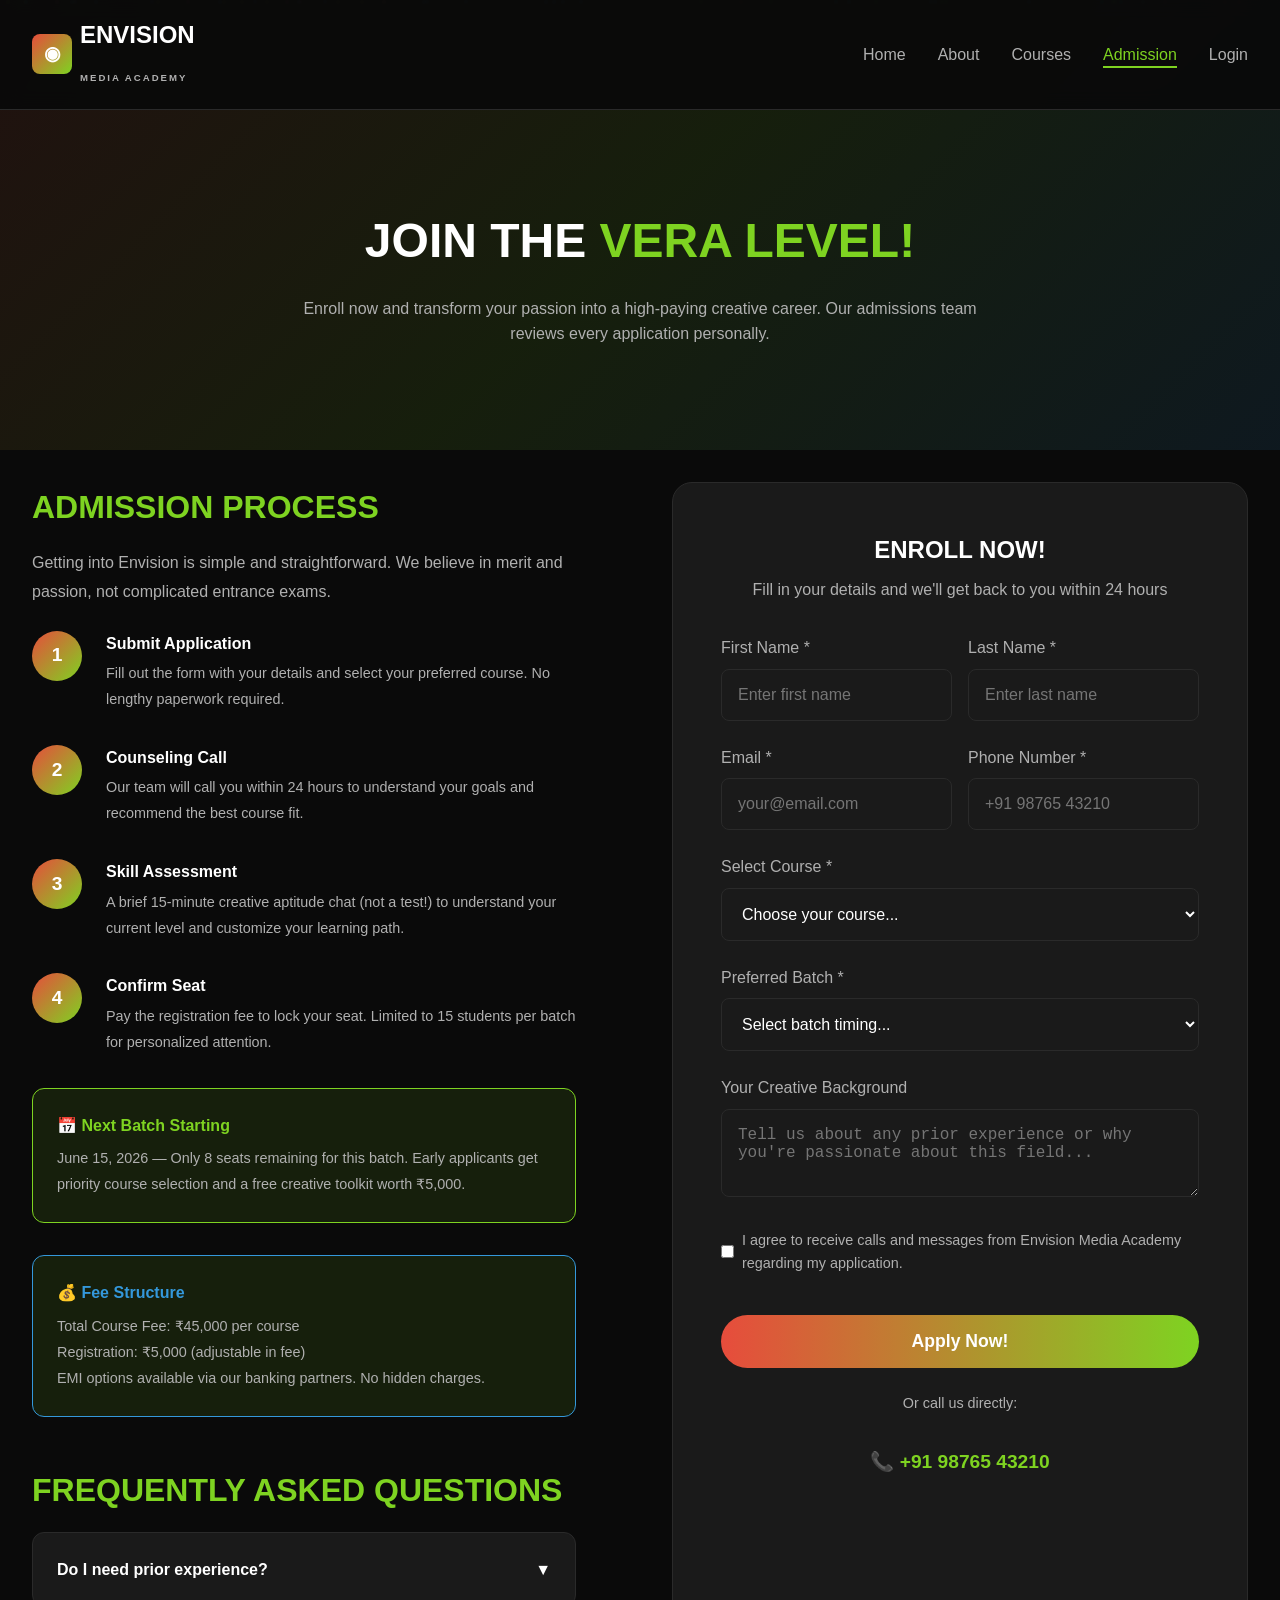
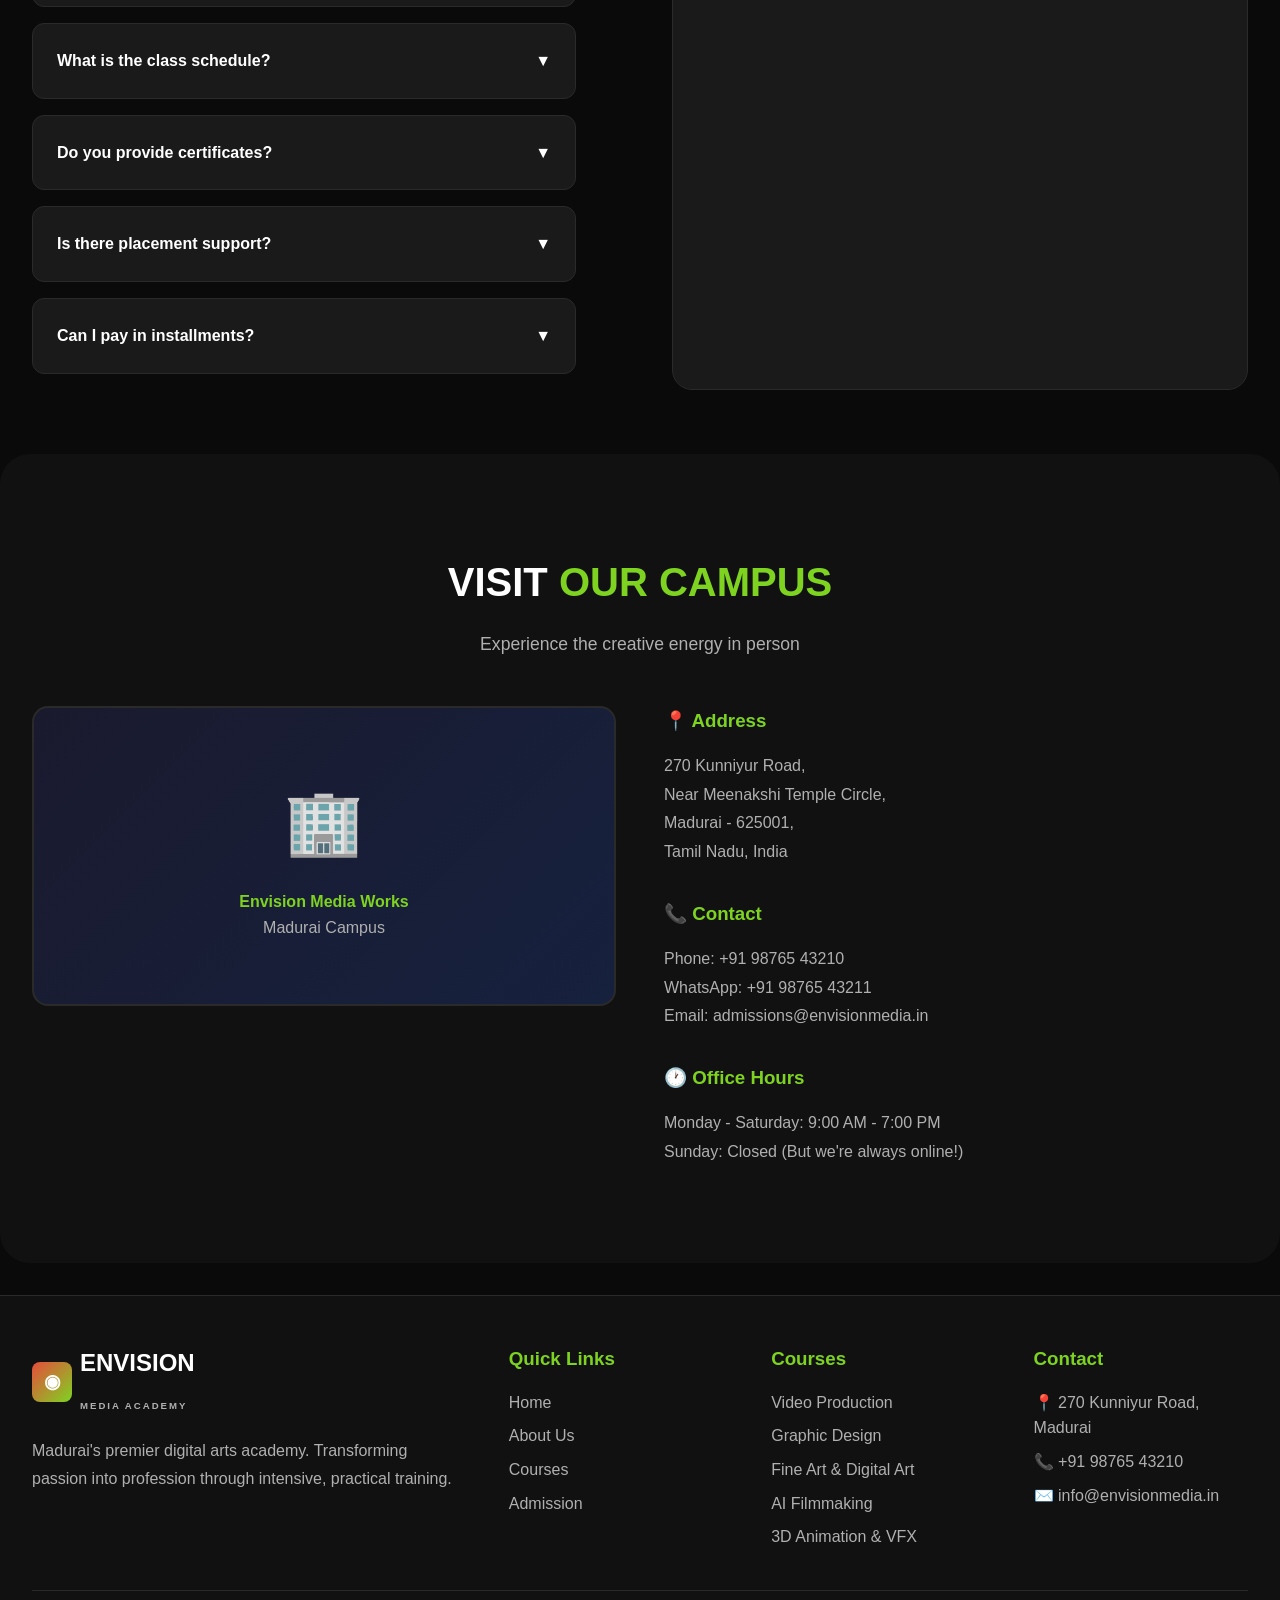
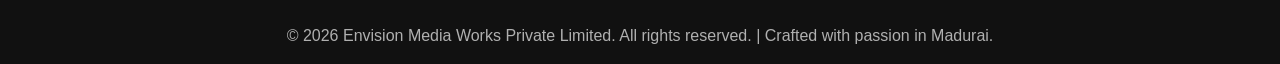
<file: admission.html>
<!DOCTYPE html>
<html lang="en">
<head>
    <meta charset="UTF-8">
    <meta name="viewport" content="width=device-width, initial-scale=1.0">
    <title>Admission | Envision Media Academy</title>
    <link rel="stylesheet" href="styles.css">
    <style>
        .admission-hero {
            min-height: 50vh;
            display: flex;
            align-items: center;
            padding-top: 100px;
            text-align: center;
            background: linear-gradient(135deg, rgba(231,76,60,0.1), rgba(126,211,33,0.1), rgba(52,152,219,0.1));
        }

        .admission-hero-content {
            max-width: 1400px;
            margin: 0 auto;
            padding: 2rem;
        }

        .admission-hero h1 {
            font-size: 3rem;
            margin-bottom: 1rem;
        }

        .admission-container {
            display: grid;
            grid-template-columns: 1fr 1fr;
            gap: 4rem;
            max-width: 1400px;
            margin: 0 auto;
            padding: 2rem;
        }

        .admission-info {
            padding-right: 2rem;
        }

        .admission-info h2 {
            font-size: 2rem;
            margin-bottom: 1rem;
            color: var(--accent-green);
        }

        .admission-info p {
            color: var(--text-secondary);
            margin-bottom: 1.5rem;
            line-height: 1.8;
        }

        .process-step {
            display: flex;
            gap: 1.5rem;
            margin-bottom: 2rem;
            align-items: flex-start;
        }

        .step-number {
            width: 50px;
            height: 50px;
            background: linear-gradient(135deg, var(--accent-red), var(--accent-green));
            border-radius: 50%;
            display: flex;
            align-items: center;
            justify-content: center;
            font-weight: 800;
            font-size: 1.2rem;
            flex-shrink: 0;
        }

        .step-content h4 {
            margin-bottom: 0.3rem;
        }

        .step-content p {
            color: var(--text-secondary);
            font-size: 0.9rem;
            margin: 0;
        }

        .form-container {
            background: var(--card-bg);
            border-radius: 20px;
            padding: 3rem;
            border: 1px solid var(--border);
            position: sticky;
            top: 100px;
        }

        .form-container h2 {
            text-align: center;
            margin-bottom: 0.5rem;
        }

        .form-container p {
            text-align: center;
            color: var(--text-secondary);
            margin-bottom: 2rem;
        }

        .form-row {
            display: grid;
            grid-template-columns: 1fr 1fr;
            gap: 1rem;
        }

        .submit-btn {
            width: 100%;
            padding: 1rem;
            font-size: 1.1rem;
            margin-top: 1rem;
        }

        .info-box {
            background: rgba(126,211,33,0.1);
            border: 1px solid var(--accent-green);
            border-radius: 12px;
            padding: 1.5rem;
            margin-top: 2rem;
        }

        .info-box h4 {
            color: var(--accent-green);
            margin-bottom: 0.5rem;
        }

        .info-box p {
            color: var(--text-secondary);
            font-size: 0.9rem;
            margin: 0;
        }

        .faq-item {
            background: var(--card-bg);
            border-radius: 12px;
            margin-bottom: 1rem;
            border: 1px solid var(--border);
            overflow: hidden;
        }

        .faq-question {
            padding: 1.5rem;
            cursor: pointer;
            display: flex;
            justify-content: space-between;
            align-items: center;
            font-weight: 600;
        }

        .faq-answer {
            padding: 0 1.5rem 1.5rem;
            color: var(--text-secondary);
            display: none;
        }

        .faq-item.active .faq-answer {
            display: block;
        }

        .faq-icon {
            transition: transform 0.3s;
        }

        .faq-item.active .faq-icon {
            transform: rotate(180deg);
        }

        @media (max-width: 768px) {
            .admission-container { grid-template-columns: 1fr; }
            .form-row { grid-template-columns: 1fr; }
            .admission-info { padding-right: 0; }
        }
    </style>
</head>
<body>
    <div class="particles"></div>
    
    <nav class="navbar">
        <div class="nav-container">
            <a href="index.html" class="logo">
                <div class="logo-icon">◉</div>
                <div>ENVISION<br><small style="font-size:0.6rem; color:var(--text-secondary); letter-spacing:2px;">MEDIA ACADEMY</small></div>
            </a>
            <ul class="nav-links">
                <li><a href="index.html" class="">Home</a></li>
<li><a href="about.html" class="">About</a></li>
<li><a href="courses.html" class="">Courses</a></li>
<li><a href="admission.html" class="active">Admission</a></li>
<li><a href="login.html" class="">Login</a></li>

            </ul>
            <button class="menu-toggle" style="display:none; background:none; border:none; color:white; font-size:1.5rem; cursor:pointer;">☰</button>
        </div>
    </nav>
    

    <!-- Hero -->
    <section class="admission-hero">
        <div class="admission-hero-content">
            <h1>JOIN THE <span style="color:var(--accent-green);">VERA LEVEL!</span></h1>
            <p style="color:var(--text-secondary); max-width:700px; margin:0 auto;">Enroll now and transform your passion into a high-paying creative career. Our admissions team reviews every application personally.</p>
        </div>
    </section>

    <div class="admission-container">
        <!-- Left: Info -->
        <div class="admission-info">
            <h2>ADMISSION PROCESS</h2>
            <p>Getting into Envision is simple and straightforward. We believe in merit and passion, not complicated entrance exams.</p>

            <div class="process-step">
                <div class="step-number">1</div>
                <div class="step-content">
                    <h4>Submit Application</h4>
                    <p>Fill out the form with your details and select your preferred course. No lengthy paperwork required.</p>
                </div>
            </div>

            <div class="process-step">
                <div class="step-number">2</div>
                <div class="step-content">
                    <h4>Counseling Call</h4>
                    <p>Our team will call you within 24 hours to understand your goals and recommend the best course fit.</p>
                </div>
            </div>

            <div class="process-step">
                <div class="step-number">3</div>
                <div class="step-content">
                    <h4>Skill Assessment</h4>
                    <p>A brief 15-minute creative aptitude chat (not a test!) to understand your current level and customize your learning path.</p>
                </div>
            </div>

            <div class="process-step">
                <div class="step-number">4</div>
                <div class="step-content">
                    <h4>Confirm Seat</h4>
                    <p>Pay the registration fee to lock your seat. Limited to 15 students per batch for personalized attention.</p>
                </div>
            </div>

            <div class="info-box">
                <h4>📅 Next Batch Starting</h4>
                <p>June 15, 2026 — Only 8 seats remaining for this batch. Early applicants get priority course selection and a free creative toolkit worth ₹5,000.</p>
            </div>

            <div class="info-box" style="border-color:var(--accent-blue);">
                <h4 style="color:var(--accent-blue);">💰 Fee Structure</h4>
                <p>Total Course Fee: ₹45,000 per course<br>Registration: ₹5,000 (adjustable in fee)<br>EMI options available via our banking partners. No hidden charges.</p>
            </div>

            <h2 style="margin-top:3rem; margin-bottom:1rem;">FREQUENTLY ASKED QUESTIONS</h2>

            <div class="faq-item">
                <div class="faq-question" onclick="this.parentElement.classList.toggle('active')">
                    Do I need prior experience?
                    <span class="faq-icon">▼</span>
                </div>
                <div class="faq-answer">
                    No prior experience required! Our courses are designed for complete beginners. We start from the fundamentals and build up to professional-level work.
                </div>
            </div>

            <div class="faq-item">
                <div class="faq-question" onclick="this.parentElement.classList.toggle('active')">
                    What is the class schedule?
                    <span class="faq-icon">▼</span>
                </div>
                <div class="faq-answer">
                    Classes run Monday to Saturday, 10 AM to 4 PM with a 1-hour lunch break. We also offer weekend batches for working professionals (Saturday-Sunday, 9 AM to 6 PM).
                </div>
            </div>

            <div class="faq-item">
                <div class="faq-question" onclick="this.parentElement.classList.toggle('active')">
                    Do you provide certificates?
                    <span class="faq-icon">▼</span>
                </div>
                <div class="faq-answer">
                    Yes! Every graduate receives an industry-recognized certificate from Envision Media Works. More importantly, you'll leave with a professional portfolio that speaks louder than any certificate.
                </div>
            </div>

            <div class="faq-item">
                <div class="faq-question" onclick="this.parentElement.classList.toggle('active')">
                    Is there placement support?
                    <span class="faq-icon">▼</span>
                </div>
                <div class="faq-answer">
                    Absolutely. We have partnerships with studios in Chennai, Bangalore, Hyderabad, and Dubai. Our dedicated placement cell helps with resume building, portfolio reviews, and direct interviews.
                </div>
            </div>

            <div class="faq-item">
                <div class="faq-question" onclick="this.parentElement.classList.toggle('active')">
                    Can I pay in installments?
                    <span class="faq-icon">▼</span>
                </div>
                <div class="faq-answer">
                    Yes! We offer 3-month EMI options through our partner banks. You can also pay in two installments: 50% at admission and 50% within 30 days.
                </div>
            </div>
        </div>

        <!-- Right: Form -->
        <div class="form-container">
            <h2>ENROLL NOW!</h2>
            <p>Fill in your details and we'll get back to you within 24 hours</p>

            <form action="#" method="POST">
                <div class="form-row">
                    <div class="form-group">
                        <label>First Name *</label>
                        <input type="text" class="form-control" name="firstname" placeholder="Enter first name" required>
                    </div>
                    <div class="form-group">
                        <label>Last Name *</label>
                        <input type="text" class="form-control" name="lastname" placeholder="Enter last name" required>
                    </div>
                </div>

                <div class="form-row">
                    <div class="form-group">
                        <label>Email *</label>
                        <input type="email" class="form-control" name="email" placeholder="your@email.com" required>
                    </div>
                    <div class="form-group">
                        <label>Phone Number *</label>
                        <input type="tel" class="form-control" name="phone" placeholder="+91 98765 43210" required>
                    </div>
                </div>

                <div class="form-group">
                    <label>Select Course *</label>
                    <select class="form-control" name="course" required>
                        <option value="">Choose your course...</option>
                        <option value="video">🎬 Professional Video Production & Editing</option>
                        <option value="graphic">🎨 Graphic Design & Social Media</option>
                        <option value="fineart">🖌️ Fine Art & Digital Art</option>
                        <option value="ai">🤖 AI Filmmaking & Content Creation</option>
                        <option value="3d">💥 3D Animation & VFX</option>
                    </select>
                </div>

                <div class="form-group">
                    <label>Preferred Batch *</label>
                    <select class="form-control" name="batch" required>
                        <option value="">Select batch timing...</option>
                        <option value="weekday">Weekday Batch (Mon-Sat, 10AM-4PM)</option>
                        <option value="weekend">Weekend Batch (Sat-Sun, 9AM-6PM)</option>
                    </select>
                </div>

                <div class="form-group">
                    <label>Your Creative Background</label>
                    <textarea class="form-control" name="background" rows="3" placeholder="Tell us about any prior experience or why you're passionate about this field..."></textarea>
                </div>

                <div class="form-group">
                    <label style="display:flex; align-items:center; gap:0.5rem; cursor:pointer;">
                        <input type="checkbox" required style="width:auto;">
                        <span style="font-size:0.9rem; color:var(--text-secondary);">I agree to receive calls and messages from Envision Media Academy regarding my application.</span>
                    </label>
                </div>

                <button type="submit" class="btn btn-glow submit-btn">Apply Now!</button>
            </form>

            <div style="text-align:center; margin-top:1.5rem;">
                <p style="color:var(--text-secondary); font-size:0.9rem;">Or call us directly:</p>
                <a href="tel:+919876543210" style="color:var(--accent-green); font-size:1.2rem; font-weight:700; text-decoration:none;">📞 +91 98765 43210</a>
            </div>
        </div>
    </div>

    <!-- Location Section -->
    <section class="section" style="background:var(--secondary); border-radius:30px; margin:2rem auto; text-align:center;">
        <h2 class="section-title">VISIT <span class="highlight">OUR CAMPUS</span></h2>
        <p class="section-subtitle">Experience the creative energy in person</p>

        <div style="display:grid; grid-template-columns:1fr 1fr; gap:3rem; margin-top:3rem; text-align:left;">
            <div>
                <div style="background:linear-gradient(135deg, #1a1a2e, #16213e); border-radius:16px; min-height:300px; display:flex; align-items:center; justify-content:center; border:2px solid var(--border);">
                    <div style="text-align:center;">
                        <div style="font-size:4rem; margin-bottom:1rem;">🏢</div>
                        <p style="color:var(--accent-green); font-weight:700;">Envision Media Works</p>
                        <p style="color:var(--text-secondary);">Madurai Campus</p>
                    </div>
                </div>
            </div>
            <div style="display:flex; flex-direction:column; justify-content:center;">
                <h3 style="color:var(--accent-green); margin-bottom:1rem;">📍 Address</h3>
                <p style="color:var(--text-secondary); margin-bottom:2rem; line-height:1.8;">
                    270 Kunniyur Road,<br>
                    Near Meenakshi Temple Circle,<br>
                    Madurai - 625001,<br>
                    Tamil Nadu, India
                </p>

                <h3 style="color:var(--accent-green); margin-bottom:1rem;">📞 Contact</h3>
                <p style="color:var(--text-secondary); margin-bottom:2rem; line-height:1.8;">
                    Phone: +91 98765 43210<br>
                    WhatsApp: +91 98765 43211<br>
                    Email: admissions@envisionmedia.in
                </p>

                <h3 style="color:var(--accent-green); margin-bottom:1rem;">🕐 Office Hours</h3>
                <p style="color:var(--text-secondary); line-height:1.8;">
                    Monday - Saturday: 9:00 AM - 7:00 PM<br>
                    Sunday: Closed (But we're always online!)
                </p>
            </div>
        </div>
    </section>

    
    <footer class="footer">
        <div class="footer-content">
            <div>
                <div class="logo" style="margin-bottom:1rem;">
                    <div class="logo-icon">◉</div>
                    <div>ENVISION<br><small style="font-size:0.6rem; color:var(--text-secondary); letter-spacing:2px;">MEDIA ACADEMY</small></div>
                </div>
                <p style="color:var(--text-secondary); line-height:1.8;">
                    Madurai's premier digital arts academy. Transforming passion into profession through intensive, practical training.
                </p>
            </div>
            <div>
                <h3>Quick Links</h3>
                <a href="index.html">Home</a>
                <a href="about.html">About Us</a>
                <a href="courses.html">Courses</a>
                <a href="admission.html">Admission</a>
            </div>
            <div>
                <h3>Courses</h3>
                <a href="courses.html">Video Production</a>
                <a href="courses.html">Graphic Design</a>
                <a href="courses.html">Fine Art & Digital Art</a>
                <a href="courses.html">AI Filmmaking</a>
                <a href="courses.html">3D Animation & VFX</a>
            </div>
            <div>
                <h3>Contact</h3>
                <p style="color:var(--text-secondary); margin-bottom:0.5rem;">📍 270 Kunniyur Road, Madurai</p>
                <p style="color:var(--text-secondary); margin-bottom:0.5rem;">📞 +91 98765 43210</p>
                <p style="color:var(--text-secondary);">✉️ info@envisionmedia.in</p>
            </div>
        </div>
        <div class="footer-bottom">
            <p>© 2026 Envision Media Works Private Limited. All rights reserved. | Crafted with passion in Madurai.</p>
        </div>
    </footer>

    <script src="script.js"></script>
</body>
</html>
</file>
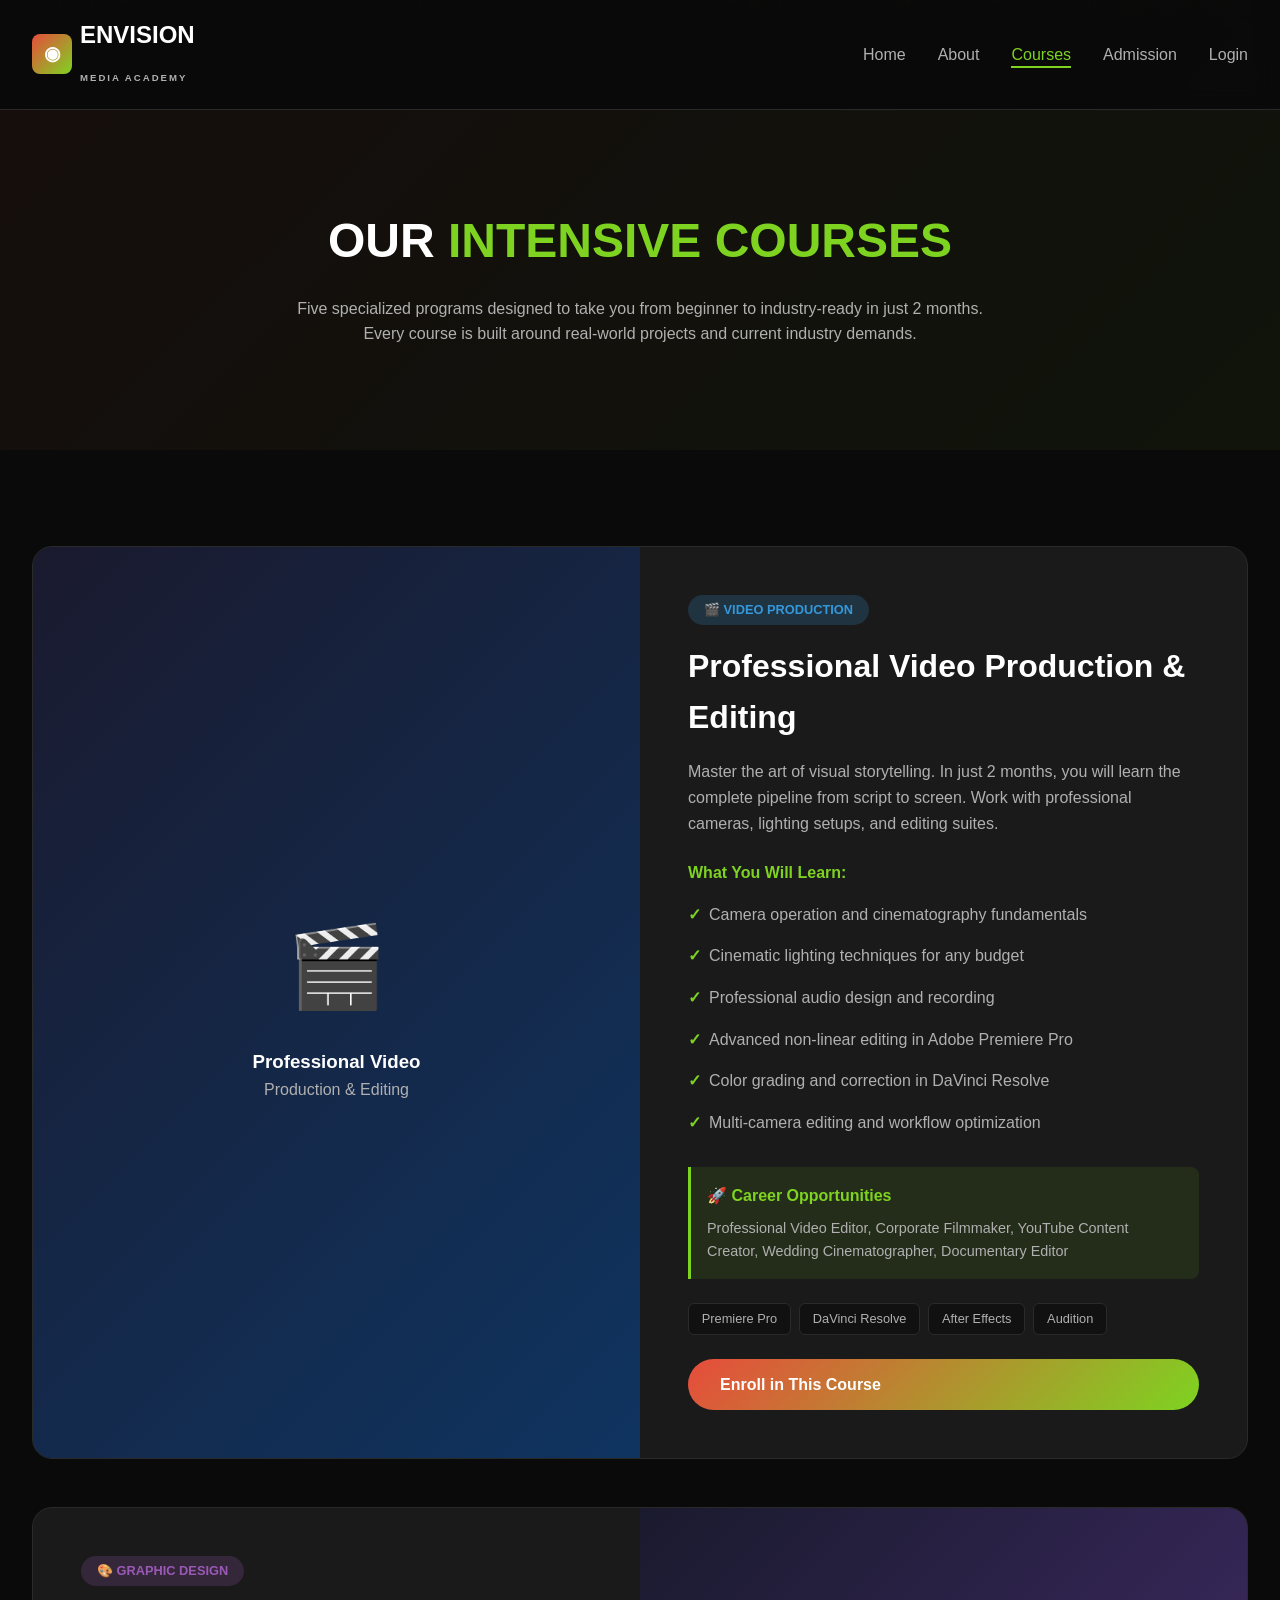
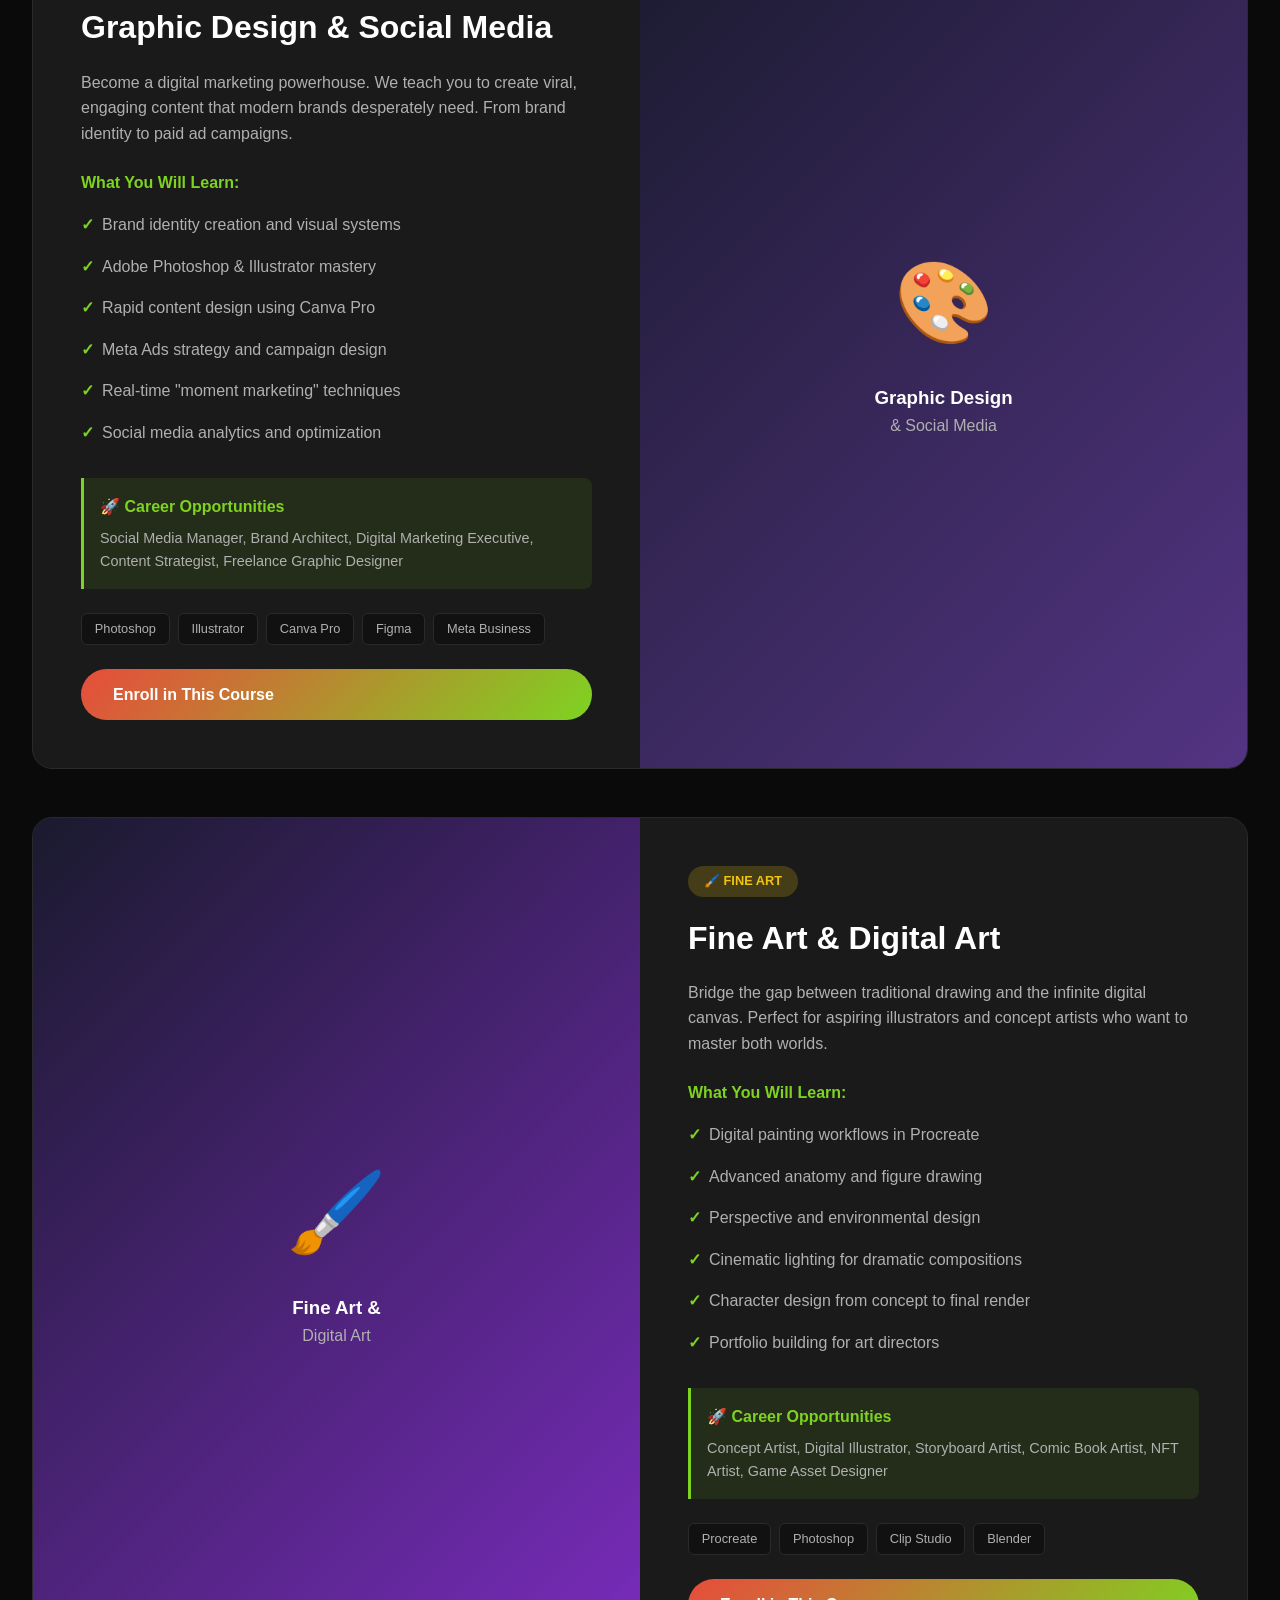
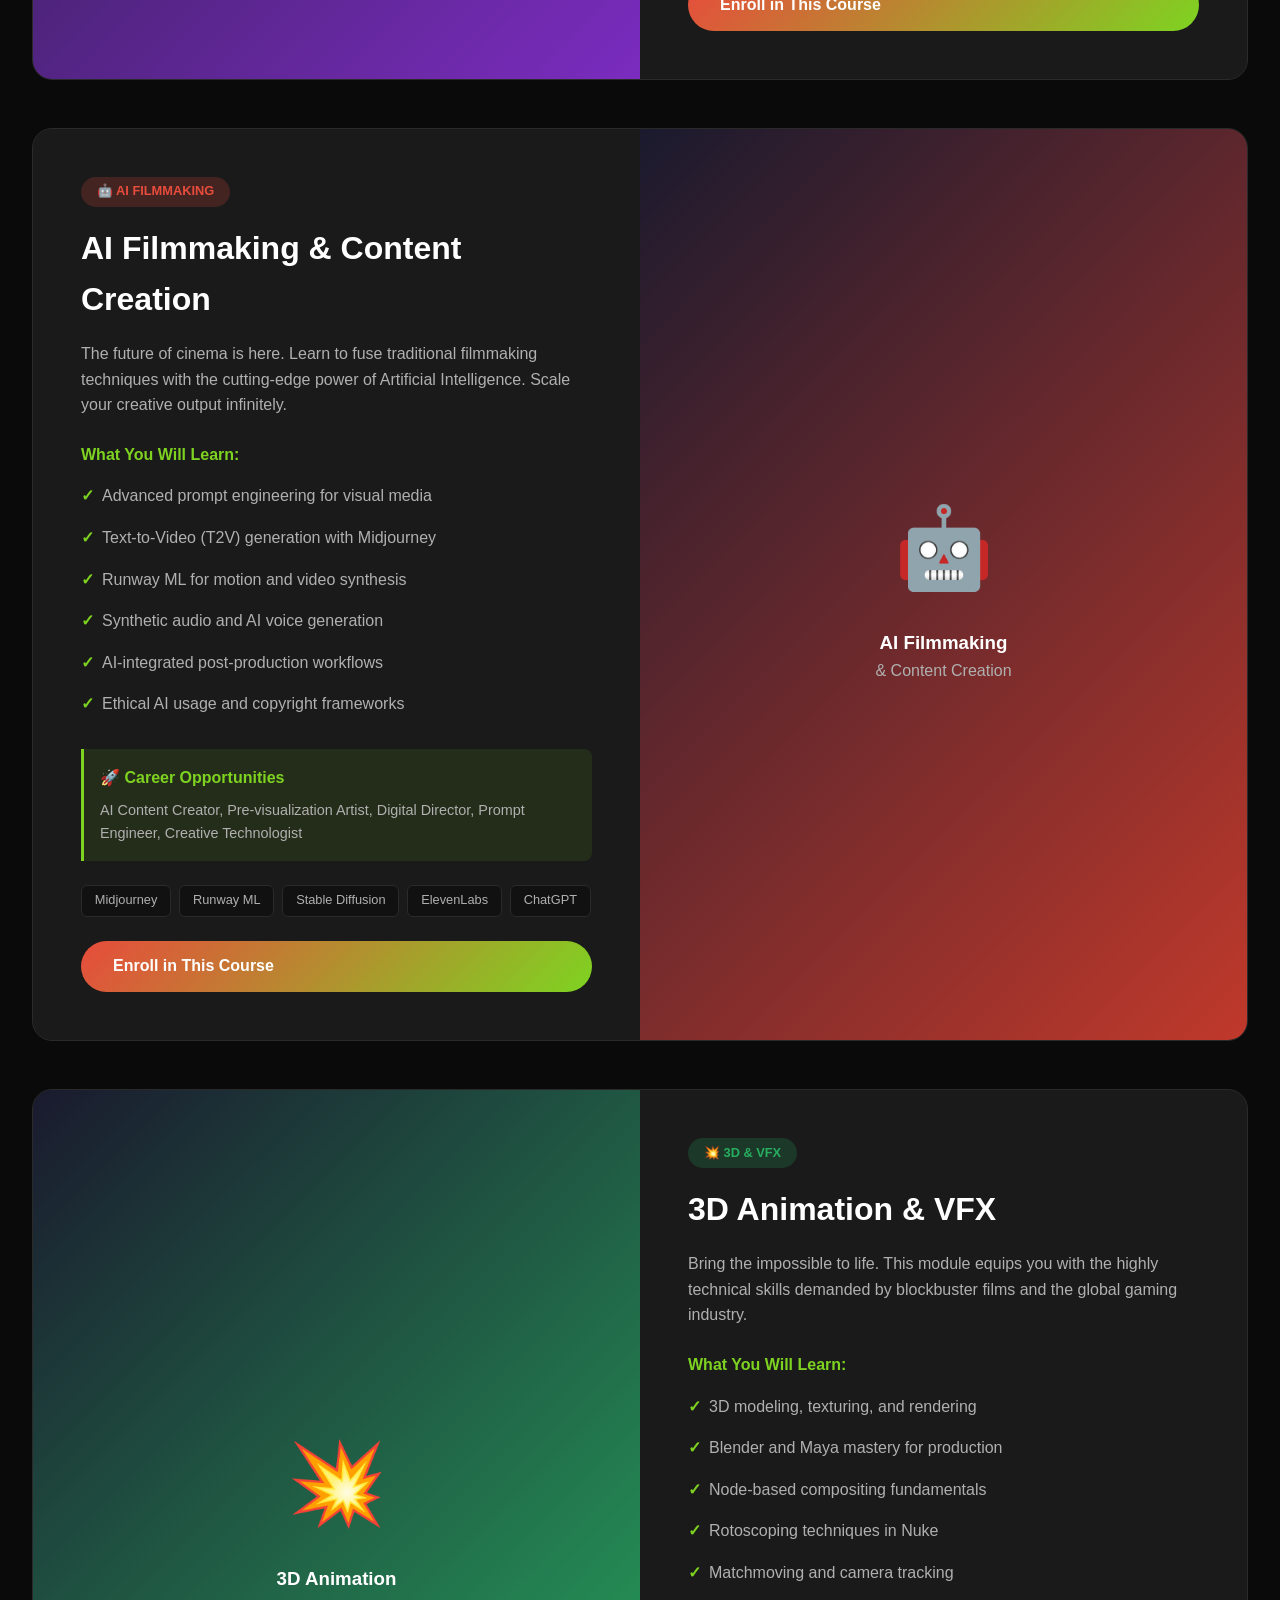
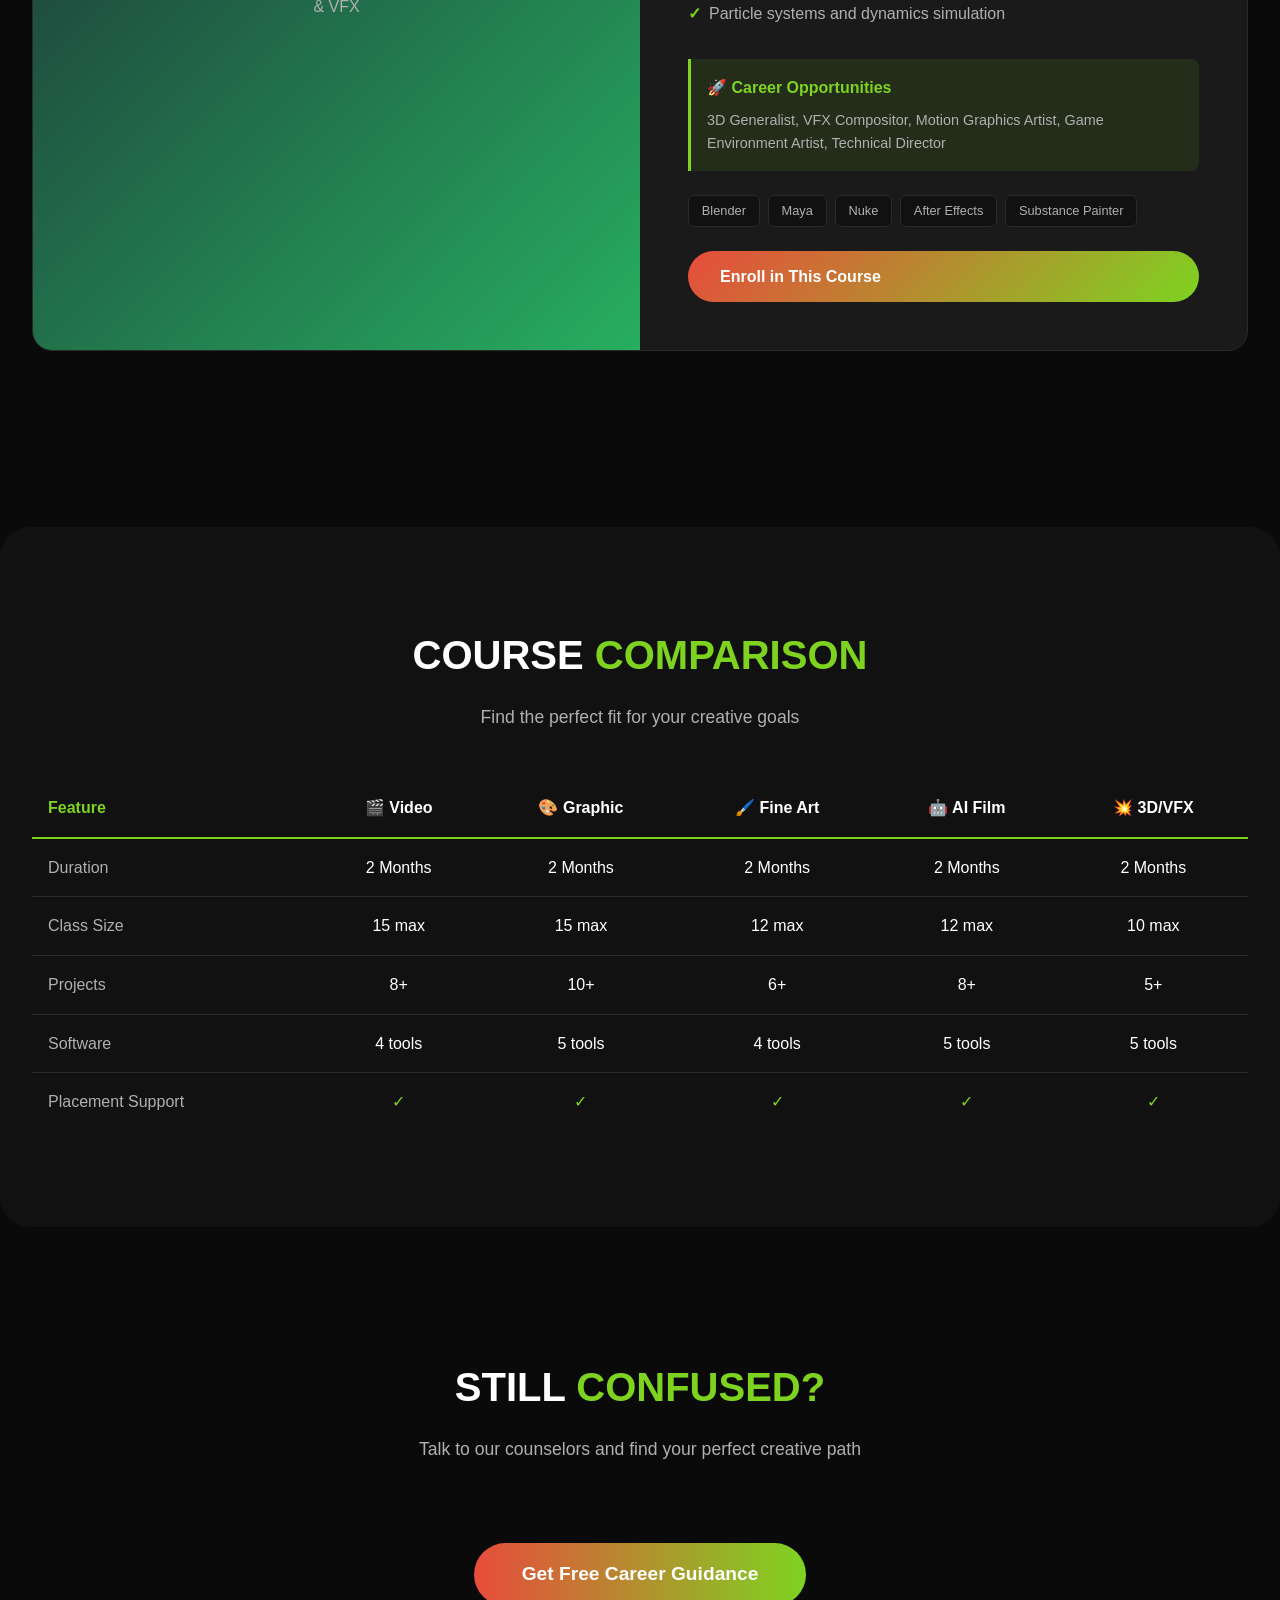
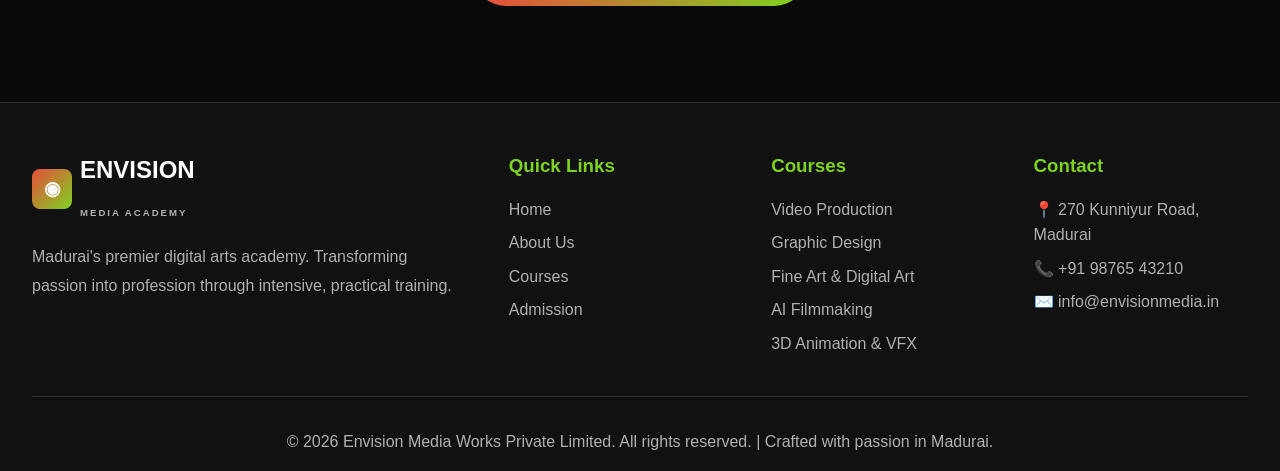
<file: courses.html>
<!DOCTYPE html>
<html lang="en">
<head>
    <meta charset="UTF-8">
    <meta name="viewport" content="width=device-width, initial-scale=1.0">
    <title>Our Courses | Envision Media Academy</title>
    <link rel="stylesheet" href="styles.css">
    <style>
        .courses-hero {
            min-height: 50vh;
            display: flex;
            align-items: center;
            padding-top: 100px;
            text-align: center;
            background: linear-gradient(135deg, rgba(231,76,60,0.05), rgba(126,211,33,0.05));
        }

        .courses-hero-content {
            max-width: 1400px;
            margin: 0 auto;
            padding: 2rem;
        }

        .courses-hero h1 {
            font-size: 3rem;
            margin-bottom: 1rem;
        }

        .course-detail {
            background: var(--card-bg);
            border-radius: 20px;
            overflow: hidden;
            border: 1px solid var(--border);
            margin-bottom: 3rem;
            display: grid;
            grid-template-columns: 1fr 1fr;
            transition: all 0.3s;
        }

        .course-detail:hover {
            border-color: var(--accent-green);
            box-shadow: 0 20px 40px rgba(0,0,0,0.3);
        }

        .course-detail:nth-child(even) {
            direction: rtl;
        }

        .course-detail:nth-child(even) > * {
            direction: ltr;
        }

        .course-visual {
            min-height: 400px;
            display: flex;
            align-items: center;
            justify-content: center;
            flex-direction: column;
            position: relative;
            overflow: hidden;
        }

        .course-visual::before {
            content: '';
            position: absolute;
            top: 0;
            left: 0;
            width: 100%;
            height: 100%;
            opacity: 0.1;
        }

        .course-visual.video { background: linear-gradient(135deg, #1a1a2e, #0f3460); }
        .course-visual.graphic { background: linear-gradient(135deg, #1a1a2e, #533483); }
        .course-visual.fineart { background: linear-gradient(135deg, #1a1a2e, #7b2cbf); }
        .course-visual.ai { background: linear-gradient(135deg, #1a1a2e, #c0392b); }
        .course-visual.vfx { background: linear-gradient(135deg, #1a1a2e, #27ae60); }

        .course-icon-large {
            font-size: 5rem;
            margin-bottom: 1rem;
            z-index: 1;
        }

        .course-info {
            padding: 3rem;
            display: flex;
            flex-direction: column;
            justify-content: center;
        }

        .course-tag {
            display: inline-block;
            padding: 0.3rem 1rem;
            border-radius: 50px;
            font-size: 0.8rem;
            font-weight: 600;
            margin-bottom: 1rem;
            width: fit-content;
        }

        .tag-video { background: rgba(52,152,219,0.2); color: var(--accent-blue); }
        .tag-graphic { background: rgba(155,89,182,0.2); color: #9b59b6; }
        .tag-fineart { background: rgba(241,196,15,0.2); color: #f1c40f; }
        .tag-ai { background: rgba(231,76,60,0.2); color: var(--accent-red); }
        .tag-vfx { background: rgba(39,174,96,0.2); color: #27ae60; }

        .course-info h2 {
            font-size: 2rem;
            margin-bottom: 1rem;
        }

        .course-info p {
            color: var(--text-secondary);
            margin-bottom: 1.5rem;
        }

        .learn-list {
            list-style: none;
            margin-bottom: 1.5rem;
        }

        .learn-list li {
            padding: 0.5rem 0;
            color: var(--text-secondary);
            display: flex;
            align-items: center;
            gap: 0.5rem;
        }

        .learn-list li::before {
            content: '✓';
            color: var(--accent-green);
            font-weight: bold;
        }

        .career-box {
            background: rgba(126,211,33,0.1);
            border-left: 3px solid var(--accent-green);
            padding: 1rem;
            border-radius: 0 8px 8px 0;
            margin-bottom: 1.5rem;
        }

        .career-box h4 {
            color: var(--accent-green);
            margin-bottom: 0.5rem;
        }

        .career-box p {
            color: var(--text-secondary);
            font-size: 0.9rem;
            margin: 0;
        }

        .tools {
            display: flex;
            gap: 0.5rem;
            flex-wrap: wrap;
            margin-bottom: 1.5rem;
        }

        .tool-tag {
            background: var(--secondary);
            border: 1px solid var(--border);
            padding: 0.3rem 0.8rem;
            border-radius: 6px;
            font-size: 0.8rem;
            color: var(--text-secondary);
        }

        @media (max-width: 768px) {
            .course-detail { grid-template-columns: 1fr; }
            .course-detail:nth-child(even) { direction: ltr; }
        }
    </style>
</head>
<body>
    <div class="particles"></div>
    
    <nav class="navbar">
        <div class="nav-container">
            <a href="index.html" class="logo">
                <div class="logo-icon">◉</div>
                <div>ENVISION<br><small style="font-size:0.6rem; color:var(--text-secondary); letter-spacing:2px;">MEDIA ACADEMY</small></div>
            </a>
            <ul class="nav-links">
                <li><a href="index.html" class="">Home</a></li>
<li><a href="about.html" class="">About</a></li>
<li><a href="courses.html" class="active">Courses</a></li>
<li><a href="admission.html" class="">Admission</a></li>
<li><a href="login.html" class="">Login</a></li>

            </ul>
            <button class="menu-toggle" style="display:none; background:none; border:none; color:white; font-size:1.5rem; cursor:pointer;">☰</button>
        </div>
    </nav>
    

    <!-- Hero -->
    <section class="courses-hero">
        <div class="courses-hero-content">
            <h1>OUR <span style="color:var(--accent-green);">INTENSIVE COURSES</span></h1>
            <p style="color:var(--text-secondary); max-width:700px; margin:0 auto;">Five specialized programs designed to take you from beginner to industry-ready in just 2 months. Every course is built around real-world projects and current industry demands.</p>
        </div>
    </section>

    <section class="section">
        <!-- Course 1: Video Production -->
        <div id="video" class="course-detail">
            <div class="course-visual video">
                <div class="course-icon-large">🎬</div>
                <h3 style="z-index:1;">Professional Video</h3>
                <p style="color:var(--text-secondary); z-index:1;">Production & Editing</p>
            </div>
            <div class="course-info">
                <span class="course-tag tag-video">🎬 VIDEO PRODUCTION</span>
                <h2>Professional Video Production & Editing</h2>
                <p>Master the art of visual storytelling. In just 2 months, you will learn the complete pipeline from script to screen. Work with professional cameras, lighting setups, and editing suites.</p>

                <h4 style="color:var(--accent-green); margin-bottom:0.5rem;">What You Will Learn:</h4>
                <ul class="learn-list">
                    <li>Camera operation and cinematography fundamentals</li>
                    <li>Cinematic lighting techniques for any budget</li>
                    <li>Professional audio design and recording</li>
                    <li>Advanced non-linear editing in Adobe Premiere Pro</li>
                    <li>Color grading and correction in DaVinci Resolve</li>
                    <li>Multi-camera editing and workflow optimization</li>
                </ul>

                <div class="career-box">
                    <h4>🚀 Career Opportunities</h4>
                    <p>Professional Video Editor, Corporate Filmmaker, YouTube Content Creator, Wedding Cinematographer, Documentary Editor</p>
                </div>

                <div class="tools">
                    <span class="tool-tag">Premiere Pro</span>
                    <span class="tool-tag">DaVinci Resolve</span>
                    <span class="tool-tag">After Effects</span>
                    <span class="tool-tag">Audition</span>
                </div>

                <a href="admission.html?course=video" class="btn btn-primary">Enroll in This Course</a>
            </div>
        </div>

        <!-- Course 2: Graphic Design -->
        <div id="graphic" class="course-detail">
            <div class="course-visual graphic">
                <div class="course-icon-large">🎨</div>
                <h3 style="z-index:1;">Graphic Design</h3>
                <p style="color:var(--text-secondary); z-index:1;">& Social Media</p>
            </div>
            <div class="course-info">
                <span class="course-tag tag-graphic">🎨 GRAPHIC DESIGN</span>
                <h2>Graphic Design & Social Media</h2>
                <p>Become a digital marketing powerhouse. We teach you to create viral, engaging content that modern brands desperately need. From brand identity to paid ad campaigns.</p>

                <h4 style="color:var(--accent-green); margin-bottom:0.5rem;">What You Will Learn:</h4>
                <ul class="learn-list">
                    <li>Brand identity creation and visual systems</li>
                    <li>Adobe Photoshop & Illustrator mastery</li>
                    <li>Rapid content design using Canva Pro</li>
                    <li>Meta Ads strategy and campaign design</li>
                    <li>Real-time "moment marketing" techniques</li>
                    <li>Social media analytics and optimization</li>
                </ul>

                <div class="career-box">
                    <h4>🚀 Career Opportunities</h4>
                    <p>Social Media Manager, Brand Architect, Digital Marketing Executive, Content Strategist, Freelance Graphic Designer</p>
                </div>

                <div class="tools">
                    <span class="tool-tag">Photoshop</span>
                    <span class="tool-tag">Illustrator</span>
                    <span class="tool-tag">Canva Pro</span>
                    <span class="tool-tag">Figma</span>
                    <span class="tool-tag">Meta Business</span>
                </div>

                <a href="admission.html?course=graphic" class="btn btn-primary">Enroll in This Course</a>
            </div>
        </div>

        <!-- Course 3: Fine Art & Digital Art -->
        <div id="fineart" class="course-detail">
            <div class="course-visual fineart">
                <div class="course-icon-large">🖌️</div>
                <h3 style="z-index:1;">Fine Art &</h3>
                <p style="color:var(--text-secondary); z-index:1;">Digital Art</p>
            </div>
            <div class="course-info">
                <span class="course-tag tag-fineart">🖌️ FINE ART</span>
                <h2>Fine Art & Digital Art</h2>
                <p>Bridge the gap between traditional drawing and the infinite digital canvas. Perfect for aspiring illustrators and concept artists who want to master both worlds.</p>

                <h4 style="color:var(--accent-green); margin-bottom:0.5rem;">What You Will Learn:</h4>
                <ul class="learn-list">
                    <li>Digital painting workflows in Procreate</li>
                    <li>Advanced anatomy and figure drawing</li>
                    <li>Perspective and environmental design</li>
                    <li>Cinematic lighting for dramatic compositions</li>
                    <li>Character design from concept to final render</li>
                    <li>Portfolio building for art directors</li>
                </ul>

                <div class="career-box">
                    <h4>🚀 Career Opportunities</h4>
                    <p>Concept Artist, Digital Illustrator, Storyboard Artist, Comic Book Artist, NFT Artist, Game Asset Designer</p>
                </div>

                <div class="tools">
                    <span class="tool-tag">Procreate</span>
                    <span class="tool-tag">Photoshop</span>
                    <span class="tool-tag">Clip Studio</span>
                    <span class="tool-tag">Blender</span>
                </div>

                <a href="admission.html?course=fineart" class="btn btn-primary">Enroll in This Course</a>
            </div>
        </div>

        <!-- Course 4: AI Filmmaking -->
        <div id="ai" class="course-detail">
            <div class="course-visual ai">
                <div class="course-icon-large">🤖</div>
                <h3 style="z-index:1;">AI Filmmaking</h3>
                <p style="color:var(--text-secondary); z-index:1;">& Content Creation</p>
            </div>
            <div class="course-info">
                <span class="course-tag tag-ai">🤖 AI FILMMAKING</span>
                <h2>AI Filmmaking & Content Creation</h2>
                <p>The future of cinema is here. Learn to fuse traditional filmmaking techniques with the cutting-edge power of Artificial Intelligence. Scale your creative output infinitely.</p>

                <h4 style="color:var(--accent-green); margin-bottom:0.5rem;">What You Will Learn:</h4>
                <ul class="learn-list">
                    <li>Advanced prompt engineering for visual media</li>
                    <li>Text-to-Video (T2V) generation with Midjourney</li>
                    <li>Runway ML for motion and video synthesis</li>
                    <li>Synthetic audio and AI voice generation</li>
                    <li>AI-integrated post-production workflows</li>
                    <li>Ethical AI usage and copyright frameworks</li>
                </ul>

                <div class="career-box">
                    <h4>🚀 Career Opportunities</h4>
                    <p>AI Content Creator, Pre-visualization Artist, Digital Director, Prompt Engineer, Creative Technologist</p>
                </div>

                <div class="tools">
                    <span class="tool-tag">Midjourney</span>
                    <span class="tool-tag">Runway ML</span>
                    <span class="tool-tag">Stable Diffusion</span>
                    <span class="tool-tag">ElevenLabs</span>
                    <span class="tool-tag">ChatGPT</span>
                </div>

                <a href="admission.html?course=ai" class="btn btn-primary">Enroll in This Course</a>
            </div>
        </div>

        <!-- Course 5: 3D Animation & VFX -->
        <div id="3d" class="course-detail">
            <div class="course-visual vfx">
                <div class="course-icon-large">💥</div>
                <h3 style="z-index:1;">3D Animation</h3>
                <p style="color:var(--text-secondary); z-index:1;">& VFX</p>
            </div>
            <div class="course-info">
                <span class="course-tag tag-vfx">💥 3D & VFX</span>
                <h2>3D Animation & VFX</h2>
                <p>Bring the impossible to life. This module equips you with the highly technical skills demanded by blockbuster films and the global gaming industry.</p>

                <h4 style="color:var(--accent-green); margin-bottom:0.5rem;">What You Will Learn:</h4>
                <ul class="learn-list">
                    <li>3D modeling, texturing, and rendering</li>
                    <li>Blender and Maya mastery for production</li>
                    <li>Node-based compositing fundamentals</li>
                    <li>Rotoscoping techniques in Nuke</li>
                    <li>Matchmoving and camera tracking</li>
                    <li>Particle systems and dynamics simulation</li>
                </ul>

                <div class="career-box">
                    <h4>🚀 Career Opportunities</h4>
                    <p>3D Generalist, VFX Compositor, Motion Graphics Artist, Game Environment Artist, Technical Director</p>
                </div>

                <div class="tools">
                    <span class="tool-tag">Blender</span>
                    <span class="tool-tag">Maya</span>
                    <span class="tool-tag">Nuke</span>
                    <span class="tool-tag">After Effects</span>
                    <span class="tool-tag">Substance Painter</span>
                </div>

                <a href="admission.html?course=3d" class="btn btn-primary">Enroll in This Course</a>
            </div>
        </div>
    </section>

    <!-- Comparison Table -->
    <section class="section" style="background:var(--secondary); border-radius:30px; margin:2rem auto;">
        <h2 class="section-title">COURSE <span class="highlight">COMPARISON</span></h2>
        <p class="section-subtitle">Find the perfect fit for your creative goals</p>

        <div style="overflow-x:auto; margin-top:3rem;">
            <table style="width:100%; border-collapse:collapse;">
                <thead>
                    <tr style="border-bottom:2px solid var(--accent-green);">
                        <th style="padding:1rem; text-align:left; color:var(--accent-green);">Feature</th>
                        <th style="padding:1rem; text-align:center;">🎬 Video</th>
                        <th style="padding:1rem; text-align:center;">🎨 Graphic</th>
                        <th style="padding:1rem; text-align:center;">🖌️ Fine Art</th>
                        <th style="padding:1rem; text-align:center;">🤖 AI Film</th>
                        <th style="padding:1rem; text-align:center;">💥 3D/VFX</th>
                    </tr>
                </thead>
                <tbody>
                    <tr style="border-bottom:1px solid var(--border);">
                        <td style="padding:1rem; color:var(--text-secondary);">Duration</td>
                        <td style="padding:1rem; text-align:center;">2 Months</td>
                        <td style="padding:1rem; text-align:center;">2 Months</td>
                        <td style="padding:1rem; text-align:center;">2 Months</td>
                        <td style="padding:1rem; text-align:center;">2 Months</td>
                        <td style="padding:1rem; text-align:center;">2 Months</td>
                    </tr>
                    <tr style="border-bottom:1px solid var(--border);">
                        <td style="padding:1rem; color:var(--text-secondary);">Class Size</td>
                        <td style="padding:1rem; text-align:center;">15 max</td>
                        <td style="padding:1rem; text-align:center;">15 max</td>
                        <td style="padding:1rem; text-align:center;">12 max</td>
                        <td style="padding:1rem; text-align:center;">12 max</td>
                        <td style="padding:1rem; text-align:center;">10 max</td>
                    </tr>
                    <tr style="border-bottom:1px solid var(--border);">
                        <td style="padding:1rem; color:var(--text-secondary);">Projects</td>
                        <td style="padding:1rem; text-align:center;">8+</td>
                        <td style="padding:1rem; text-align:center;">10+</td>
                        <td style="padding:1rem; text-align:center;">6+</td>
                        <td style="padding:1rem; text-align:center;">8+</td>
                        <td style="padding:1rem; text-align:center;">5+</td>
                    </tr>
                    <tr style="border-bottom:1px solid var(--border);">
                        <td style="padding:1rem; color:var(--text-secondary);">Software</td>
                        <td style="padding:1rem; text-align:center;">4 tools</td>
                        <td style="padding:1rem; text-align:center;">5 tools</td>
                        <td style="padding:1rem; text-align:center;">4 tools</td>
                        <td style="padding:1rem; text-align:center;">5 tools</td>
                        <td style="padding:1rem; text-align:center;">5 tools</td>
                    </tr>
                    <tr>
                        <td style="padding:1rem; color:var(--text-secondary);">Placement Support</td>
                        <td style="padding:1rem; text-align:center; color:var(--accent-green);">✓</td>
                        <td style="padding:1rem; text-align:center; color:var(--accent-green);">✓</td>
                        <td style="padding:1rem; text-align:center; color:var(--accent-green);">✓</td>
                        <td style="padding:1rem; text-align:center; color:var(--accent-green);">✓</td>
                        <td style="padding:1rem; text-align:center; color:var(--accent-green);">✓</td>
                    </tr>
                </tbody>
            </table>
        </div>
    </section>

    <!-- CTA -->
    <section class="section" style="text-align:center;">
        <h2 class="section-title">STILL <span class="highlight">CONFUSED?</span></h2>
        <p class="section-subtitle">Talk to our counselors and find your perfect creative path</p>
        <a href="admission.html" class="btn btn-glow" style="font-size:1.2rem; padding:1rem 3rem; margin-top:2rem;">Get Free Career Guidance</a>
    </section>

    
    <footer class="footer">
        <div class="footer-content">
            <div>
                <div class="logo" style="margin-bottom:1rem;">
                    <div class="logo-icon">◉</div>
                    <div>ENVISION<br><small style="font-size:0.6rem; color:var(--text-secondary); letter-spacing:2px;">MEDIA ACADEMY</small></div>
                </div>
                <p style="color:var(--text-secondary); line-height:1.8;">
                    Madurai's premier digital arts academy. Transforming passion into profession through intensive, practical training.
                </p>
            </div>
            <div>
                <h3>Quick Links</h3>
                <a href="index.html">Home</a>
                <a href="about.html">About Us</a>
                <a href="courses.html">Courses</a>
                <a href="admission.html">Admission</a>
            </div>
            <div>
                <h3>Courses</h3>
                <a href="courses.html">Video Production</a>
                <a href="courses.html">Graphic Design</a>
                <a href="courses.html">Fine Art & Digital Art</a>
                <a href="courses.html">AI Filmmaking</a>
                <a href="courses.html">3D Animation & VFX</a>
            </div>
            <div>
                <h3>Contact</h3>
                <p style="color:var(--text-secondary); margin-bottom:0.5rem;">📍 270 Kunniyur Road, Madurai</p>
                <p style="color:var(--text-secondary); margin-bottom:0.5rem;">📞 +91 98765 43210</p>
                <p style="color:var(--text-secondary);">✉️ info@envisionmedia.in</p>
            </div>
        </div>
        <div class="footer-bottom">
            <p>© 2026 Envision Media Works Private Limited. All rights reserved. | Crafted with passion in Madurai.</p>
        </div>
    </footer>

    <script src="script.js"></script>
</body>
</html>
</file>
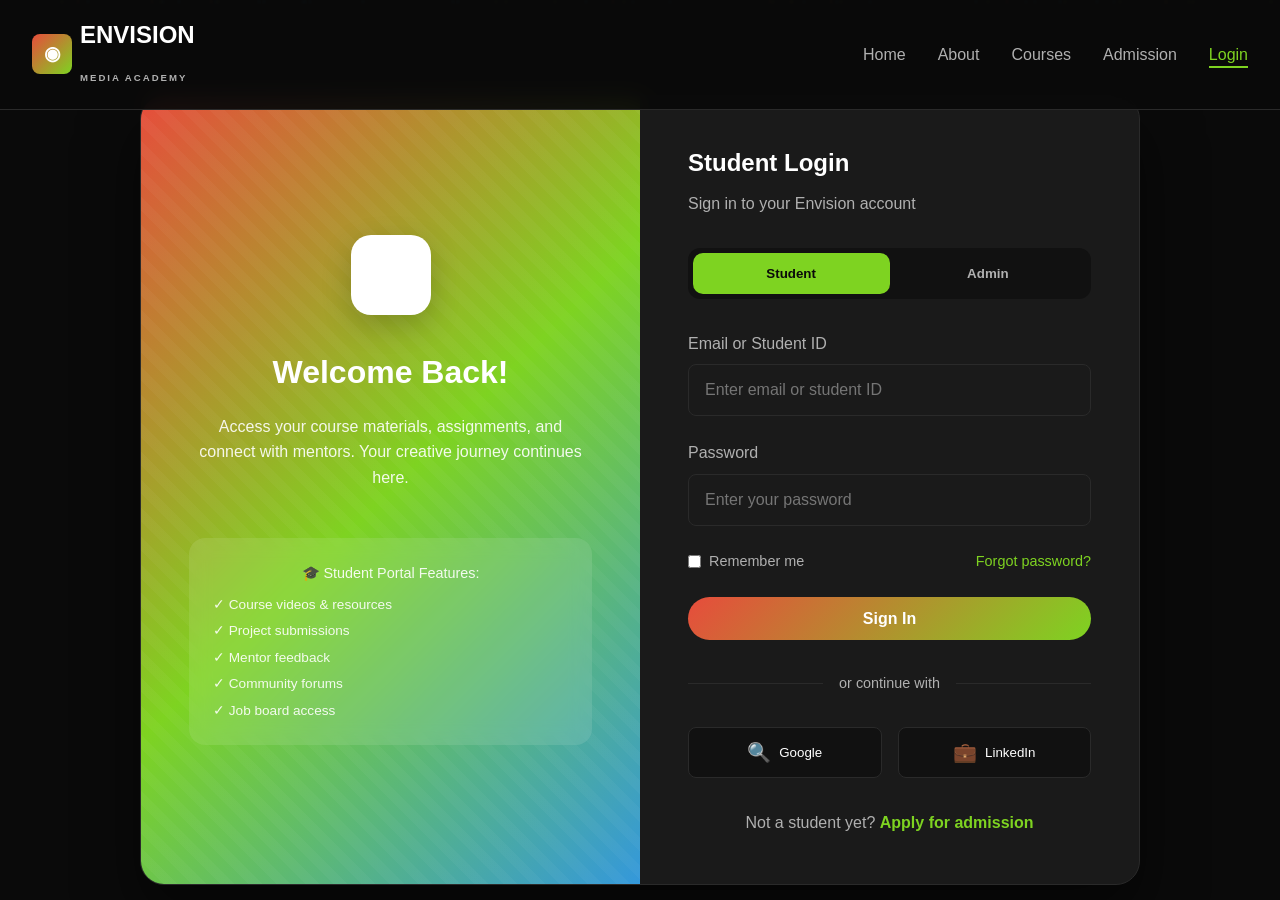
<file: login.html>
<!DOCTYPE html>
<html lang="en">
<head>
    <meta charset="UTF-8">
    <meta name="viewport" content="width=device-width, initial-scale=1.0">
    <title>Login | Envision Media Academy</title>
    <link rel="stylesheet" href="styles.css">
    <style>
        .login-page {
            min-height: 100vh;
            display: flex;
            align-items: center;
            justify-content: center;
            padding-top: 80px;
            position: relative;
        }

        .login-container {
            display: grid;
            grid-template-columns: 1fr 1fr;
            max-width: 1000px;
            width: 100%;
            background: var(--card-bg);
            border-radius: 24px;
            overflow: hidden;
            border: 1px solid var(--border);
            box-shadow: 0 30px 60px rgba(0,0,0,0.5);
        }

        .login-visual {
            background: linear-gradient(135deg, var(--accent-red), var(--accent-green), var(--accent-blue));
            display: flex;
            flex-direction: column;
            align-items: center;
            justify-content: center;
            padding: 3rem;
            text-align: center;
            position: relative;
            overflow: hidden;
        }

        .login-visual::before {
            content: '';
            position: absolute;
            top: -50%;
            left: -50%;
            width: 200%;
            height: 200%;
            background: repeating-linear-gradient(
                45deg,
                transparent,
                transparent 10px,
                rgba(255,255,255,0.03) 10px,
                rgba(255,255,255,0.03) 20px
            );
            animation: slide 20s linear infinite;
        }

        @keyframes slide {
            0% { transform: translate(0, 0); }
            100% { transform: translate(50px, 50px); }
        }

        .login-visual-content {
            position: relative;
            z-index: 1;
        }

        .login-visual .logo-icon {
            width: 80px;
            height: 80px;
            background: white;
            border-radius: 20px;
            display: flex;
            align-items: center;
            justify-content: center;
            font-size: 2.5rem;
            margin: 0 auto 2rem;
            box-shadow: 0 10px 30px rgba(0,0,0,0.2);
        }

        .login-visual h2 {
            font-size: 2rem;
            margin-bottom: 1rem;
        }

        .login-visual p {
            opacity: 0.9;
            line-height: 1.6;
        }

        .login-form-section {
            padding: 3rem;
            display: flex;
            flex-direction: column;
            justify-content: center;
        }

        .login-form-section h2 {
            margin-bottom: 0.5rem;
        }

        .login-form-section > p {
            color: var(--text-secondary);
            margin-bottom: 2rem;
        }

        .tab-switch {
            display: flex;
            background: var(--secondary);
            border-radius: 12px;
            padding: 0.3rem;
            margin-bottom: 2rem;
        }

        .tab-btn {
            flex: 1;
            padding: 0.8rem;
            border: none;
            background: transparent;
            color: var(--text-secondary);
            border-radius: 10px;
            cursor: pointer;
            font-weight: 600;
            transition: all 0.3s;
        }

        .tab-btn.active {
            background: var(--accent-green);
            color: var(--primary);
        }

        .login-form {
            display: none;
        }

        .login-form.active {
            display: block;
        }

        .forgot-link {
            color: var(--accent-green);
            text-decoration: none;
            font-size: 0.9rem;
        }

        .forgot-link:hover {
            text-decoration: underline;
        }

        .divider {
            display: flex;
            align-items: center;
            margin: 2rem 0;
            color: var(--text-secondary);
            font-size: 0.9rem;
        }

        .divider::before,
        .divider::after {
            content: '';
            flex: 1;
            height: 1px;
            background: var(--border);
        }

        .divider span {
            padding: 0 1rem;
        }

        .social-login {
            display: grid;
            grid-template-columns: 1fr 1fr;
            gap: 1rem;
        }

        .social-btn {
            padding: 0.8rem;
            border: 1px solid var(--border);
            background: var(--secondary);
            color: var(--text-primary);
            border-radius: 8px;
            cursor: pointer;
            display: flex;
            align-items: center;
            justify-content: center;
            gap: 0.5rem;
            transition: all 0.3s;
        }

        .social-btn:hover {
            border-color: var(--accent-green);
            background: rgba(126,211,33,0.1);
        }

        .signup-link {
            text-align: center;
            margin-top: 2rem;
            color: var(--text-secondary);
        }

        .signup-link a {
            color: var(--accent-green);
            text-decoration: none;
            font-weight: 600;
        }

        @media (max-width: 768px) {
            .login-container { grid-template-columns: 1fr; }
            .login-visual { display: none; }
        }
    </style>
</head>
<body>
    <div class="particles"></div>
    
    <nav class="navbar">
        <div class="nav-container">
            <a href="index.html" class="logo">
                <div class="logo-icon">◉</div>
                <div>ENVISION<br><small style="font-size:0.6rem; color:var(--text-secondary); letter-spacing:2px;">MEDIA ACADEMY</small></div>
            </a>
            <ul class="nav-links">
                <li><a href="index.html" class="">Home</a></li>
<li><a href="about.html" class="">About</a></li>
<li><a href="courses.html" class="">Courses</a></li>
<li><a href="admission.html" class="">Admission</a></li>
<li><a href="login.html" class="active">Login</a></li>

            </ul>
            <button class="menu-toggle" style="display:none; background:none; border:none; color:white; font-size:1.5rem; cursor:pointer;">☰</button>
        </div>
    </nav>
    

    <div class="login-page">
        <div class="login-container">
            <div class="login-visual">
                <div class="login-visual-content">
                    <div class="logo-icon">◉</div>
                    <h2>Welcome Back!</h2>
                    <p>Access your course materials, assignments, and connect with mentors. Your creative journey continues here.</p>

                    <div style="margin-top:3rem; padding:1.5rem; background:rgba(255,255,255,0.1); border-radius:16px; backdrop-filter:blur(10px);">
                        <p style="font-size:0.9rem; margin-bottom:0.5rem;">🎓 Student Portal Features:</p>
                        <ul style="list-style:none; text-align:left; font-size:0.85rem; opacity:0.9;">
                            <li style="margin-bottom:0.3rem;">✓ Course videos & resources</li>
                            <li style="margin-bottom:0.3rem;">✓ Project submissions</li>
                            <li style="margin-bottom:0.3rem;">✓ Mentor feedback</li>
                            <li style="margin-bottom:0.3rem;">✓ Community forums</li>
                            <li>✓ Job board access</li>
                        </ul>
                    </div>
                </div>
            </div>

            <div class="login-form-section">
                <h2>Student Login</h2>
                <p>Sign in to your Envision account</p>

                <div class="tab-switch">
                    <button class="tab-btn active" onclick="switchTab('student')">Student</button>
                    <button class="tab-btn" onclick="switchTab('admin')">Admin</button>
                </div>

                <!-- Student Login Form -->
                <form id="student-form" class="login-form active" action="#" method="POST">
                    <div class="form-group">
                        <label>Email or Student ID</label>
                        <input type="text" class="form-control" name="email" placeholder="Enter email or student ID" required>
                    </div>

                    <div class="form-group">
                        <label>Password</label>
                        <input type="password" class="form-control" name="password" placeholder="Enter your password" required>
                    </div>

                    <div style="display:flex; justify-content:space-between; align-items:center; margin-bottom:1.5rem;">
                        <label style="display:flex; align-items:center; gap:0.5rem; cursor:pointer; color:var(--text-secondary); font-size:0.9rem;">
                            <input type="checkbox" style="width:auto;">
                            Remember me
                        </label>
                        <a href="#" class="forgot-link">Forgot password?</a>
                    </div>

                    <button type="submit" class="btn btn-primary" style="width:100%;">Sign In</button>
                </form>

                <!-- Admin Login Form -->
                <form id="admin-form" class="login-form" action="#" method="POST">
                    <div class="form-group">
                        <label>Admin Email</label>
                        <input type="email" class="form-control" name="admin_email" placeholder="admin@envisionmedia.in" required>
                    </div>

                    <div class="form-group">
                        <label>Password</label>
                        <input type="password" class="form-control" name="admin_password" placeholder="Enter admin password" required>
                    </div>

                    <div style="display:flex; justify-content:space-between; align-items:center; margin-bottom:1.5rem;">
                        <label style="display:flex; align-items:center; gap:0.5rem; cursor:pointer; color:var(--text-secondary); font-size:0.9rem;">
                            <input type="checkbox" style="width:auto;">
                            Remember me
                        </label>
                        <a href="#" class="forgot-link">Forgot password?</a>
                    </div>

                    <button type="submit" class="btn btn-primary" style="width:100%;">Admin Sign In</button>
                </form>

                <div class="divider">
                    <span>or continue with</span>
                </div>

                <div class="social-login">
                    <button class="social-btn">
                        <span style="font-size:1.2rem;">🔍</span> Google
                    </button>
                    <button class="social-btn">
                        <span style="font-size:1.2rem;">💼</span> LinkedIn
                    </button>
                </div>

                <div class="signup-link">
                    Not a student yet? <a href="admission.html">Apply for admission</a>
                </div>
            </div>
        </div>
    </div>

    <script>
        function switchTab(tab) {
            document.querySelectorAll('.tab-btn').forEach(btn => btn.classList.remove('active'));
            document.querySelectorAll('.login-form').forEach(form => form.classList.remove('active'));

            if (tab === 'student') {
                document.querySelectorAll('.tab-btn')[0].classList.add('active');
                document.getElementById('student-form').classList.add('active');
            } else {
                document.querySelectorAll('.tab-btn')[1].classList.add('active');
                document.getElementById('admin-form').classList.add('active');
            }
        }

        // Particle animation
        const particlesContainer = document.querySelector('.particles');
        if (particlesContainer) {
            for (let i = 0; i < 50; i++) {
                const particle = document.createElement('div');
                particle.className = 'particle';
                particle.style.left = Math.random() * 100 + '%';
                particle.style.animationDuration = (Math.random() * 10 + 10) + 's';
                particle.style.animationDelay = Math.random() * 5 + 's';
                particlesContainer.appendChild(particle);
            }
        }
    </script>
</body>
</html>
</file>
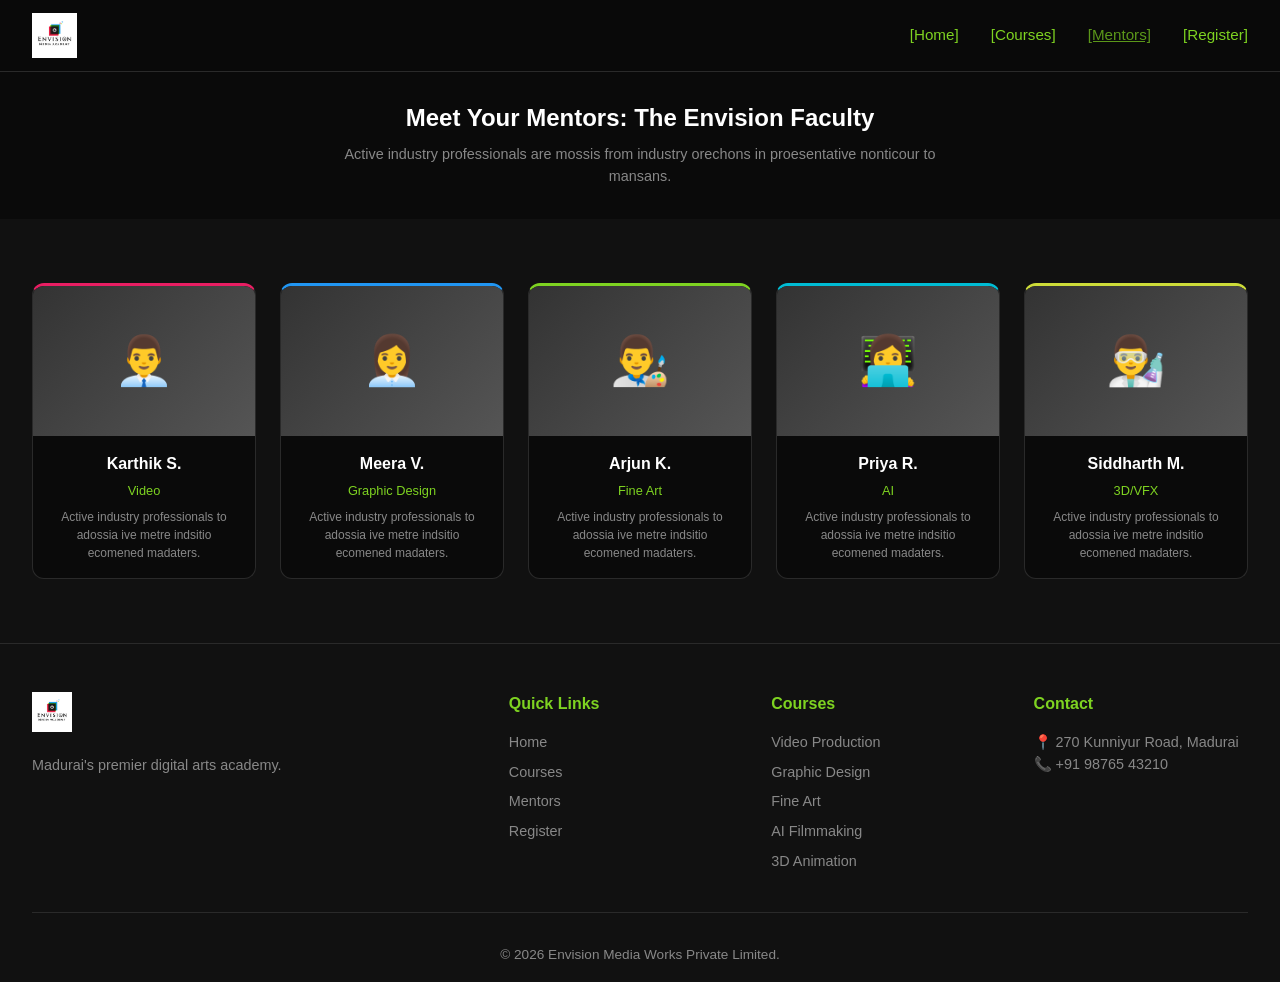
<file: envision_website_v2/mentors.html>
<!DOCTYPE html>
<html lang="en">
<head>
    <meta charset="UTF-8">
    <meta name="viewport" content="width=device-width, initial-scale=1.0">
    <title>Mentors | Envision Media Academy</title>
    <link rel="stylesheet" href="styles.css">
    <style>
        .mentors-header {
            padding-top: 100px;
            text-align: center;
            padding: 100px 2rem 2rem;
        }
        .mentors-header h1 {
            font-size: 1.5rem;
            margin-bottom: 0.5rem;
        }
        .mentors-header p {
            color: var(--text-dim);
            font-size: 0.9rem;
            max-width: 600px;
            margin: 0 auto;
        }
        .mentor-color-red { border-top: 3px solid var(--red); }
        .mentor-color-blue { border-top: 3px solid var(--blue); }
        .mentor-color-green { border-top: 3px solid var(--green); }
        .mentor-color-cyan { border-top: 3px solid var(--cyan); }
        .mentor-color-lime { border-top: 3px solid var(--lime); }
    </style>
</head>
<body>
    <nav class="navbar">
        <div class="nav-inner">
            <a href="index.html" class="nav-logo">
                <img src="logo.jpg" alt="Envision Media Academy">
            </a>
            <ul class="nav-links">
                <li><a href="index.html">[Home]</a></li>
                <li><a href="courses.html">[Courses]</a></li>
                <li><a href="mentors.html" class="active">[Mentors]</a></li>
                <li><a href="register.html">[Register]</a></li>
            </ul>
        </div>
    </nav>

    <div class="mentors-header">
        <h1>Meet Your Mentors: The Envision Faculty</h1>
        <p>Active industry professionals are mossis from industry orechons in proesentative nonticour to mansans.</p>
    </div>

    <section class="mentors-section">
        <div class="mentors-grid">
            <div class="mentor-card mentor-color-red">
                <div class="mentor-img">👨‍💼</div>
                <h4>Karthik S.</h4>
                <div class="role">Video</div>
                <div class="desc">Active industry professionals to adossia ive metre indsitio ecomened madaters.</div>
            </div>
            <div class="mentor-card mentor-color-blue">
                <div class="mentor-img">👩‍💼</div>
                <h4>Meera V.</h4>
                <div class="role">Graphic Design</div>
                <div class="desc">Active industry professionals to adossia ive metre indsitio ecomened madaters.</div>
            </div>
            <div class="mentor-card mentor-color-green">
                <div class="mentor-img">👨‍🎨</div>
                <h4>Arjun K.</h4>
                <div class="role">Fine Art</div>
                <div class="desc">Active industry professionals to adossia ive metre indsitio ecomened madaters.</div>
            </div>
            <div class="mentor-card mentor-color-cyan">
                <div class="mentor-img">👩‍💻</div>
                <h4>Priya R.</h4>
                <div class="role">AI</div>
                <div class="desc">Active industry professionals to adossia ive metre indsitio ecomened madaters.</div>
            </div>
            <div class="mentor-card mentor-color-lime">
                <div class="mentor-img">👨‍🔬</div>
                <h4>Siddharth M.</h4>
                <div class="role">3D/VFX</div>
                <div class="desc">Active industry professionals to adossia ive metre indsitio ecomened madaters.</div>
            </div>
        </div>
    </section>

    <footer class="footer">
        <div class="footer-inner">
            <div>
                <img src="logo.jpg" alt="Envision" style="height:40px; margin-bottom:1rem;">
                <p style="color:var(--text-dim); font-size:0.9rem;">Madurai's premier digital arts academy.</p>
            </div>
            <div>
                <h4>Quick Links</h4>
                <a href="index.html">Home</a>
                <a href="courses.html">Courses</a>
                <a href="mentors.html">Mentors</a>
                <a href="register.html">Register</a>
            </div>
            <div>
                <h4>Courses</h4>
                <a href="courses.html">Video Production</a>
                <a href="courses.html">Graphic Design</a>
                <a href="courses.html">Fine Art</a>
                <a href="courses.html">AI Filmmaking</a>
                <a href="courses.html">3D Animation</a>
            </div>
            <div>
                <h4>Contact</h4>
                <p style="color:var(--text-dim); font-size:0.9rem;">📍 270 Kunniyur Road, Madurai</p>
                <p style="color:var(--text-dim); font-size:0.9rem;">📞 +91 98765 43210</p>
            </div>
        </div>
        <div class="footer-bottom">
            <p>© 2026 Envision Media Works Private Limited.</p>
        </div>
    </footer>
</body>
</html>
</file>
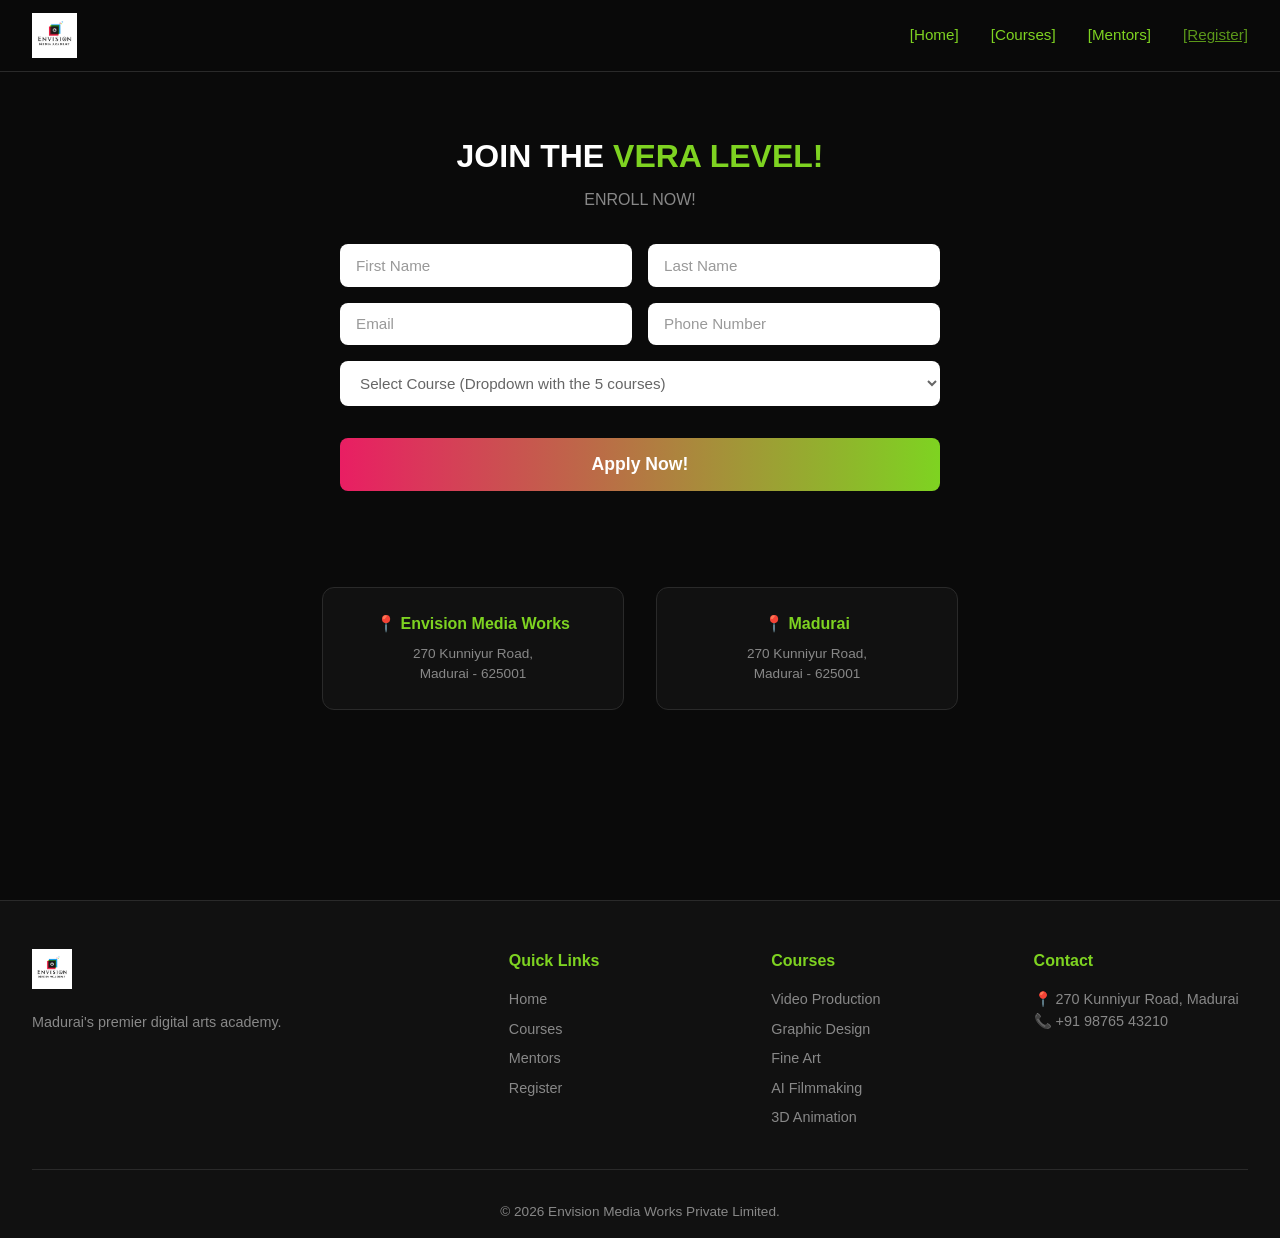
<file: envision_website_v2/register.html>
<!DOCTYPE html>
<html lang="en">
<head>
    <meta charset="UTF-8">
    <meta name="viewport" content="width=device-width, initial-scale=1.0">
    <title>Register | Envision Media Academy</title>
    <link rel="stylesheet" href="styles.css">
    <style>
        .register-page {
            padding-top: 100px;
            min-height: 100vh;
        }
        .register-header {
            text-align: center;
            padding: 2rem;
        }
        .register-header h1 {
            font-size: 2rem;
            text-transform: uppercase;
            margin-bottom: 0.5rem;
        }
        .register-header .sub {
            color: var(--text-dim);
        }
        .register-container {
            max-width: 700px;
            margin: 0 auto;
            padding: 0 2rem 4rem;
        }
        .location-info {
            display: grid;
            grid-template-columns: 1fr 1fr;
            gap: 2rem;
            max-width: 700px;
            margin: 2rem auto;
            padding: 0 2rem;
        }
        .loc-card {
            background: var(--bg-card);
            border-radius: 12px;
            padding: 1.5rem;
            text-align: center;
            border: 1px solid var(--border);
        }
        .loc-card h4 {
            color: var(--green);
            margin-bottom: 0.5rem;
        }
        .loc-card p {
            color: var(--text-dim);
            font-size: 0.85rem;
        }
    </style>
</head>
<body>
    <nav class="navbar">
        <div class="nav-inner">
            <a href="index.html" class="nav-logo">
                <img src="logo.jpg" alt="Envision Media Academy">
            </a>
            <ul class="nav-links">
                <li><a href="index.html">[Home]</a></li>
                <li><a href="courses.html">[Courses]</a></li>
                <li><a href="mentors.html">[Mentors]</a></li>
                <li><a href="register.html" class="active">[Register]</a></li>
            </ul>
        </div>
    </nav>

    <div class="register-page">
        <div class="register-header">
            <h1>JOIN THE <span style="color:var(--green);">VERA LEVEL!</span></h1>
            <p class="sub">ENROLL NOW!</p>
        </div>

        <div class="register-container">
            <form class="register-form" action="#" method="POST">
                <div class="form-row">
                    <input type="text" class="form-input" name="firstname" placeholder="First Name" required>
                    <input type="text" class="form-input" name="lastname" placeholder="Last Name" required>
                </div>
                <div class="form-row">
                    <input type="email" class="form-input" name="email" placeholder="Email" required>
                    <input type="tel" class="form-input" name="phone" placeholder="Phone Number" required>
                </div>
                <div class="form-row">
                    <select class="form-input" name="course" required style="grid-column: 1 / -1;">
                        <option value="">Select Course (Dropdown with the 5 courses)</option>
                        <option value="video">🎬 Professional Video Production & Editing</option>
                        <option value="graphic">🎨 Graphic Design & Social Media</option>
                        <option value="fineart">🖌️ Fine Art & Digital Art</option>
                        <option value="ai">🤖 AI Filmmaking & Content Creation</option>
                        <option value="3d">💥 3D Animation & VFX</option>
                    </select>
                </div>
                <button type="submit" class="apply-btn">Apply Now!</button>
            </form>
        </div>

        <div class="location-info">
            <div class="loc-card">
                <h4>📍 Envision Media Works</h4>
                <p>270 Kunniyur Road,<br>Madurai - 625001</p>
            </div>
            <div class="loc-card">
                <h4>📍 Madurai</h4>
                <p>270 Kunniyur Road,<br>Madurai - 625001</p>
            </div>
        </div>
    </div>

    <footer class="footer">
        <div class="footer-inner">
            <div>
                <img src="logo.jpg" alt="Envision" style="height:40px; margin-bottom:1rem;">
                <p style="color:var(--text-dim); font-size:0.9rem;">Madurai's premier digital arts academy.</p>
            </div>
            <div>
                <h4>Quick Links</h4>
                <a href="index.html">Home</a>
                <a href="courses.html">Courses</a>
                <a href="mentors.html">Mentors</a>
                <a href="register.html">Register</a>
            </div>
            <div>
                <h4>Courses</h4>
                <a href="courses.html">Video Production</a>
                <a href="courses.html">Graphic Design</a>
                <a href="courses.html">Fine Art</a>
                <a href="courses.html">AI Filmmaking</a>
                <a href="courses.html">3D Animation</a>
            </div>
            <div>
                <h4>Contact</h4>
                <p style="color:var(--text-dim); font-size:0.9rem;">📍 270 Kunniyur Road, Madurai</p>
                <p style="color:var(--text-dim); font-size:0.9rem;">📞 +91 98765 43210</p>
            </div>
        </div>
        <div class="footer-bottom">
            <p>© 2026 Envision Media Works Private Limited.</p>
        </div>
    </footer>
</body>
</html>
</file>
<file: styles.css>
:root {
    --primary: #0a0a0a;
    --secondary: #111111;
    --accent-green: #7ed321;
    --accent-red: #e74c3c;
    --accent-blue: #3498db;
    --accent-cyan: #00d4ff;
    --text-primary: #ffffff;
    --text-secondary: #b0b0b0;
    --card-bg: #1a1a1a;
    --border: #2a2a2a;
}

* {
    margin: 0;
    padding: 0;
    box-sizing: border-box;
}

body {
    font-family: 'Segoe UI', Tahoma, Geneva, Verdana, sans-serif;
    background: var(--primary);
    color: var(--text-primary);
    line-height: 1.6;
    overflow-x: hidden;
}

/* Animated background particles */
.particles {
    position: fixed;
    top: 0;
    left: 0;
    width: 100%;
    height: 100%;
    pointer-events: none;
    z-index: 0;
    overflow: hidden;
}

.particle {
    position: absolute;
    width: 4px;
    height: 4px;
    background: var(--accent-green);
    border-radius: 50%;
    opacity: 0.3;
    animation: float 15s infinite;
}

.particle:nth-child(2n) { background: var(--accent-red); animation-delay: 2s; }
.particle:nth-child(3n) { background: var(--accent-blue); animation-delay: 4s; }
.particle:nth-child(4n) { background: var(--accent-cyan); animation-delay: 6s; }

@keyframes float {
    0%, 100% { transform: translateY(100vh) rotate(0deg); opacity: 0; }
    10% { opacity: 0.3; }
    90% { opacity: 0.3; }
    100% { transform: translateY(-10vh) rotate(720deg); opacity: 0; }
}

/* Navigation */
.navbar {
    position: fixed;
    top: 0;
    width: 100%;
    background: rgba(10, 10, 10, 0.95);
    backdrop-filter: blur(10px);
    z-index: 1000;
    padding: 1rem 0;
    border-bottom: 1px solid var(--border);
}

.nav-container {
    max-width: 1400px;
    margin: 0 auto;
    display: flex;
    justify-content: space-between;
    align-items: center;
    padding: 0 2rem;
}

.logo {
    display: flex;
    align-items: center;
    gap: 0.5rem;
    font-size: 1.5rem;
    font-weight: 800;
    color: var(--text-primary);
    text-decoration: none;
}

.logo-icon {
    width: 40px;
    height: 40px;
    background: linear-gradient(135deg, var(--accent-red), var(--accent-green));
    border-radius: 8px;
    display: flex;
    align-items: center;
    justify-content: center;
    font-size: 1.2rem;
}

.logo span {
    color: var(--accent-green);
}

.nav-links {
    display: flex;
    gap: 2rem;
    list-style: none;
}

.nav-links a {
    color: var(--text-secondary);
    text-decoration: none;
    font-weight: 500;
    transition: color 0.3s;
    position: relative;
}

.nav-links a:hover,
.nav-links a.active {
    color: var(--accent-green);
}

.nav-links a::after {
    content: '';
    position: absolute;
    bottom: -5px;
    left: 0;
    width: 0;
    height: 2px;
    background: var(--accent-green);
    transition: width 0.3s;
}

.nav-links a:hover::after,
.nav-links a.active::after {
    width: 100%;
}

/* Buttons */
.btn {
    display: inline-block;
    padding: 0.8rem 2rem;
    border-radius: 50px;
    text-decoration: none;
    font-weight: 600;
    transition: all 0.3s;
    border: none;
    cursor: pointer;
    font-size: 1rem;
}

.btn-primary {
    background: linear-gradient(135deg, var(--accent-red), var(--accent-green));
    color: white;
}

.btn-primary:hover {
    transform: translateY(-2px);
    box-shadow: 0 10px 30px rgba(126, 211, 33, 0.3);
}

.btn-outline {
    border: 2px solid var(--accent-green);
    color: var(--accent-green);
    background: transparent;
}

.btn-outline:hover {
    background: var(--accent-green);
    color: var(--primary);
}

.btn-glow {
    background: linear-gradient(90deg, var(--accent-red), var(--accent-green), var(--accent-blue));
    background-size: 200% 200%;
    animation: gradient-shift 3s ease infinite;
    color: white;
}

@keyframes gradient-shift {
    0% { background-position: 0% 50%; }
    50% { background-position: 100% 50%; }
    100% { background-position: 0% 50%; }
}

/* Section styling */
.section {
    position: relative;
    z-index: 1;
    padding: 6rem 2rem;
    max-width: 1400px;
    margin: 0 auto;
}

.section-title {
    font-size: 2.5rem;
    margin-bottom: 1rem;
    text-align: center;
}

.section-title .highlight {
    color: var(--accent-green);
}

.section-subtitle {
    text-align: center;
    color: var(--text-secondary);
    margin-bottom: 3rem;
    font-size: 1.1rem;
}

/* Cards */
.card {
    background: var(--card-bg);
    border-radius: 16px;
    padding: 2rem;
    border: 1px solid var(--border);
    transition: all 0.3s;
    position: relative;
    overflow: hidden;
}

.card::before {
    content: '';
    position: absolute;
    top: 0;
    left: 0;
    width: 100%;
    height: 3px;
    background: linear-gradient(90deg, var(--accent-red), var(--accent-green), var(--accent-blue));
    transform: scaleX(0);
    transition: transform 0.3s;
}

.card:hover::before {
    transform: scaleX(1);
}

.card:hover {
    transform: translateY(-5px);
    border-color: var(--accent-green);
    box-shadow: 0 20px 40px rgba(0, 0, 0, 0.5);
}

/* Grid layouts */
.grid-2 { display: grid; grid-template-columns: repeat(2, 1fr); gap: 2rem; }
.grid-3 { display: grid; grid-template-columns: repeat(3, 1fr); gap: 2rem; }
.grid-4 { display: grid; grid-template-columns: repeat(4, 1fr); gap: 2rem; }
.grid-5 { display: grid; grid-template-columns: repeat(5, 1fr); gap: 1.5rem; }

@media (max-width: 1024px) {
    .grid-4, .grid-5 { grid-template-columns: repeat(2, 1fr); }
}

@media (max-width: 768px) {
    .grid-2, .grid-3, .grid-4, .grid-5 { grid-template-columns: 1fr; }
    .nav-links { display: none; }
}

/* Footer */
.footer {
    background: var(--secondary);
    border-top: 1px solid var(--border);
    padding: 3rem 2rem 1rem;
    position: relative;
    z-index: 1;
}

.footer-content {
    max-width: 1400px;
    margin: 0 auto;
    display: grid;
    grid-template-columns: 2fr 1fr 1fr 1fr;
    gap: 3rem;
    margin-bottom: 2rem;
}

.footer-bottom {
    text-align: center;
    padding-top: 2rem;
    border-top: 1px solid var(--border);
    color: var(--text-secondary);
}

.footer h3 {
    color: var(--accent-green);
    margin-bottom: 1rem;
}

.footer a {
    color: var(--text-secondary);
    text-decoration: none;
    display: block;
    margin-bottom: 0.5rem;
    transition: color 0.3s;
}

.footer a:hover {
    color: var(--accent-green);
}

/* Form elements */
.form-group {
    margin-bottom: 1.5rem;
}

.form-group label {
    display: block;
    margin-bottom: 0.5rem;
    color: var(--text-secondary);
    font-weight: 500;
}

.form-control {
    width: 100%;
    padding: 1rem;
    background: var(--card-bg);
    border: 1px solid var(--border);
    border-radius: 8px;
    color: var(--text-primary);
    font-size: 1rem;
    transition: border-color 0.3s;
}

.form-control:focus {
    outline: none;
    border-color: var(--accent-green);
}

select.form-control {
    cursor: pointer;
}

/* Utility */
.text-center { text-align: center; }
.mt-2 { margin-top: 2rem; }
.mb-2 { margin-bottom: 2rem; }

/* Scrollbar */
::-webkit-scrollbar { width: 8px; }
::-webkit-scrollbar-track { background: var(--primary); }
::-webkit-scrollbar-thumb { background: var(--accent-green); border-radius: 4px; }
</file>
<file: envision_website_v2/styles.css>
:root {
    --bg: #0a0a0a;
    --bg-card: #111111;
    --bg-light: #1a1a1a;
    --border: #2a2a2a;
    --text: #ffffff;
    --text-dim: #888888;
    --green: #7ed321;
    --red: #e91e63;
    --blue: #2196f3;
    --cyan: #00bcd4;
    --lime: #cddc39;
}

* { margin: 0; padding: 0; box-sizing: border-box; }

body {
    font-family: 'Segoe UI', Arial, sans-serif;
    background: var(--bg);
    color: var(--text);
    line-height: 1.5;
    overflow-x: hidden;
}

/* Pixel decorations */
.pixel-deco {
    position: absolute;
    width: 8px;
    height: 8px;
}
.pixel-red { background: var(--red); }
.pixel-green { background: var(--green); }
.pixel-blue { background: var(--blue); }
.pixel-cyan { background: var(--cyan); }
.pixel-lime { background: var(--lime); }

/* Navigation */
.navbar {
    position: fixed;
    top: 0; left: 0; right: 0;
    z-index: 1000;
    background: rgba(10,10,10,0.95);
    backdrop-filter: blur(10px);
    border-bottom: 1px solid var(--border);
    padding: 0.8rem 2rem;
}

.nav-inner {
    max-width: 1400px;
    margin: 0 auto;
    display: flex;
    justify-content: space-between;
    align-items: center;
}

.nav-logo {
    display: flex;
    align-items: center;
    gap: 0.8rem;
    text-decoration: none;
}

.nav-logo img {
    height: 45px;
    width: auto;
}

.nav-links {
    display: flex;
    gap: 2rem;
    list-style: none;
}

.nav-links a {
    color: var(--green);
    text-decoration: none;
    font-weight: 500;
    font-size: 0.95rem;
    transition: opacity 0.3s;
}

.nav-links a:hover,
.nav-links a.active {
    opacity: 0.7;
    text-decoration: underline;
}

/* Hero Slideshow */
.hero-slideshow {
    position: relative;
    height: 100vh;
    min-height: 600px;
    overflow: hidden;
    padding-top: 70px;
}

.slide {
    position: absolute;
    top: 0; left: 0;
    width: 100%; height: 100%;
    opacity: 0;
    transition: opacity 1s ease;
    display: flex;
    align-items: center;
}

.slide.active {
    opacity: 1;
}

.slide-bg {
    position: absolute;
    top: 0; left: 0;
    width: 100%; height: 100%;
    background-size: cover;
    background-position: center;
}

.slide-bg::after {
    content: '';
    position: absolute;
    top: 0; left: 0;
    width: 100%; height: 100%;
    background: linear-gradient(90deg, rgba(0,0,0,0.85) 0%, rgba(0,0,0,0.4) 50%, rgba(0,0,0,0.2) 100%);
}

.slide-content {
    position: relative;
    z-index: 2;
    max-width: 1400px;
    margin: 0 auto;
    padding: 2rem;
    width: 100%;
    display: grid;
    grid-template-columns: 1fr 1fr;
    gap: 4rem;
    align-items: center;
}

.slide-text h1 {
    font-size: 3rem;
    line-height: 1.1;
    margin-bottom: 1.5rem;
    text-transform: uppercase;
}

.slide-text h1 .vera {
    color: var(--green);
}

.slide-text p {
    color: var(--text-dim);
    font-size: 1rem;
    max-width: 500px;
    margin-bottom: 2rem;
}

.slide-visual {
    position: relative;
    display: flex;
    justify-content: center;
}

.fast-track-badge {
    position: absolute;
    bottom: 20%;
    right: 10%;
    width: 120px;
    height: 120px;
    border: 3px solid rgba(255,255,255,0.3);
    border-radius: 50%;
    display: flex;
    align-items: center;
    justify-content: center;
    text-align: center;
    font-size: 0.85rem;
    font-weight: 700;
    text-transform: uppercase;
    color: rgba(255,255,255,0.8);
    transform: rotate(-15deg);
}

/* Slide indicators */
.slide-indicators {
    position: absolute;
    bottom: 2rem;
    left: 50%;
    transform: translateX(-50%);
    display: flex;
    gap: 0.5rem;
    z-index: 10;
}

.indicator {
    width: 40px;
    height: 4px;
    background: rgba(255,255,255,0.3);
    border: none;
    cursor: pointer;
    transition: all 0.3s;
}

.indicator.active {
    background: var(--green);
}

/* Course Icons Row */
.course-icons-row {
    display: flex;
    justify-content: center;
    gap: 1rem;
    padding: 2rem;
    background: var(--bg);
    position: relative;
    z-index: 5;
}

.course-icon-card {
    background: var(--bg-card);
    border: 1px solid var(--border);
    border-radius: 12px;
    padding: 1.5rem 1rem;
    text-align: center;
    min-width: 140px;
    text-decoration: none;
    color: var(--text);
    transition: all 0.3s;
    position: relative;
}

.course-icon-card:hover {
    border-color: var(--green);
    transform: translateY(-5px);
}

.course-icon-card .icon {
    width: 60px;
    height: 60px;
    margin: 0 auto 0.8rem;
    background: var(--bg-light);
    border-radius: 12px;
    display: flex;
    align-items: center;
    justify-content: center;
    font-size: 1.8rem;
}

.course-icon-card h4 {
    font-size: 0.85rem;
    margin-bottom: 0.3rem;
}

.course-icon-card .learn-more {
    color: var(--green);
    font-size: 0.75rem;
}

/* Course Detail Cards */
.course-detail-card {
    background: var(--bg-card);
    border-radius: 16px;
    overflow: hidden;
    border: 1px solid var(--border);
    margin-bottom: 2rem;
    display: grid;
    grid-template-columns: 1fr 1fr;
}

.course-detail-card.reverse {
    direction: rtl;
}

.course-detail-card.reverse > * {
    direction: ltr;
}

.course-img-side {
    position: relative;
    min-height: 350px;
    overflow: hidden;
}

.course-img-side img {
    width: 100%;
    height: 100%;
    object-fit: cover;
}

.course-img-overlay {
    position: absolute;
    bottom: 1rem;
    left: 1rem;
    display: flex;
    gap: 0.5rem;
}

.tool-badge {
    background: rgba(0,0,0,0.8);
    padding: 0.3rem 0.8rem;
    border-radius: 6px;
    font-size: 0.75rem;
    font-weight: 600;
}

.course-info-side {
    padding: 2rem;
    display: flex;
    flex-direction: column;
    justify-content: center;
}

.course-info-side h3 {
    font-size: 1.4rem;
    margin-bottom: 1rem;
    text-transform: uppercase;
}

.course-info-side p {
    color: var(--text-dim);
    font-size: 0.9rem;
    margin-bottom: 1rem;
}

.course-info-side ul {
    list-style: none;
    margin-bottom: 1.5rem;
}

.course-info-side ul li {
    color: var(--text-dim);
    font-size: 0.9rem;
    padding: 0.3rem 0;
    display: flex;
    align-items: center;
    gap: 0.5rem;
}

.course-info-side ul li::before {
    content: '+';
    color: var(--green);
    font-weight: bold;
}

.career-tag {
    color: var(--text-dim);
    font-size: 0.85rem;
    margin-bottom: 1.5rem;
}

.career-tag strong {
    color: var(--text);
}

.software-row {
    display: flex;
    gap: 0.8rem;
    margin-bottom: 1.5rem;
}

.sw-badge {
    width: 40px;
    height: 40px;
    border-radius: 8px;
    display: flex;
    align-items: center;
    justify-content: center;
    font-size: 0.7rem;
    font-weight: 700;
}

.sw-ps { background: #001e36; color: #31a8ff; }
.sw-ai { background: #330000; color: #ff9a00; }
.sw-canva { background: #00c4cc; color: white; }
.sw-pr { background: #00005b; color: #9999ff; }
.sw-ae { background: #00005b; color: #9999ff; }
.sw-blender { background: #e87d0d; color: white; }
.sw-maya { background: #0696d7; color: white; }
.sw-nuke { background: #f4c430; color: black; }
.sw-midj { background: #1a1a1a; color: white; border: 1px solid #444; }
.sw-runway { background: #000; color: #00ff88; }
.sw-t2v { background: #333; color: white; }

/* Mentor Cards */
.mentors-section {
    background: var(--bg-card);
    padding: 4rem 2rem;
}

.mentors-grid {
    display: grid;
    grid-template-columns: repeat(5, 1fr);
    gap: 1.5rem;
    max-width: 1400px;
    margin: 0 auto;
}

.mentor-card {
    background: var(--bg);
    border-radius: 12px;
    overflow: hidden;
    border: 1px solid var(--border);
    text-align: center;
    padding-bottom: 1rem;
}

.mentor-img {
    width: 100%;
    height: 150px;
    background: linear-gradient(135deg, #333, #555);
    display: flex;
    align-items: center;
    justify-content: center;
    font-size: 3rem;
    margin-bottom: 1rem;
}

.mentor-card h4 {
    font-size: 1rem;
    margin-bottom: 0.3rem;
}

.mentor-card .role {
    color: var(--green);
    font-size: 0.8rem;
    margin-bottom: 0.5rem;
}

.mentor-card .desc {
    color: var(--text-dim);
    font-size: 0.75rem;
    padding: 0 1rem;
}

/* Register Section */
.register-section {
    background: var(--bg);
    padding: 4rem 2rem;
    text-align: center;
}

.register-section h2 {
    font-size: 2rem;
    margin-bottom: 0.5rem;
}

.register-section .sub {
    color: var(--text-dim);
    margin-bottom: 2rem;
}

.register-form {
    max-width: 600px;
    margin: 0 auto;
}

.form-row {
    display: grid;
    grid-template-columns: 1fr 1fr;
    gap: 1rem;
    margin-bottom: 1rem;
}

.form-input {
    width: 100%;
    padding: 0.8rem 1rem;
    background: white;
    border: none;
    border-radius: 8px;
    color: #333;
    font-size: 0.95rem;
}

.form-input::placeholder {
    color: #999;
}

select.form-input {
    cursor: pointer;
    color: #666;
}

.apply-btn {
    width: 100%;
    padding: 1rem;
    background: linear-gradient(90deg, var(--red), var(--green), var(--blue));
    background-size: 200% 200%;
    animation: gradient-shift 3s ease infinite;
    border: none;
    border-radius: 8px;
    color: white;
    font-size: 1.1rem;
    font-weight: 700;
    cursor: pointer;
    margin-top: 1rem;
}

@keyframes gradient-shift {
    0% { background-position: 0% 50%; }
    50% { background-position: 100% 50%; }
    100% { background-position: 0% 50%; }
}

/* Footer */
.footer {
    background: var(--bg-card);
    border-top: 1px solid var(--border);
    padding: 3rem 2rem 1rem;
}

.footer-inner {
    max-width: 1400px;
    margin: 0 auto;
    display: grid;
    grid-template-columns: 2fr 1fr 1fr 1fr;
    gap: 3rem;
    margin-bottom: 2rem;
}

.footer h4 {
    color: var(--green);
    margin-bottom: 1rem;
    font-size: 1rem;
}

.footer a {
    color: var(--text-dim);
    text-decoration: none;
    display: block;
    margin-bottom: 0.5rem;
    font-size: 0.9rem;
}

.footer a:hover {
    color: var(--green);
}

.footer-bottom {
    text-align: center;
    padding-top: 2rem;
    border-top: 1px solid var(--border);
    color: var(--text-dim);
    font-size: 0.85rem;
}

/* Utility */
.section-title {
    text-align: center;
    font-size: 1.8rem;
    margin-bottom: 3rem;
    text-transform: uppercase;
}

.section-title .highlight {
    color: var(--green);
}

.section {
    max-width: 1400px;
    margin: 0 auto;
    padding: 4rem 2rem;
}

/* Responsive */
@media (max-width: 1024px) {
    .slide-content { grid-template-columns: 1fr; }
    .slide-text h1 { font-size: 2rem; }
    .course-detail-card { grid-template-columns: 1fr; }
    .course-detail-card.reverse { direction: ltr; }
    .mentors-grid { grid-template-columns: repeat(3, 1fr); }
    .footer-inner { grid-template-columns: 1fr 1fr; }
    .course-icons-row { flex-wrap: wrap; }
}

@media (max-width: 768px) {
    .nav-links { display: none; }
    .slide-text h1 { font-size: 1.5rem; }
    .mentors-grid { grid-template-columns: 1fr 1fr; }
    .footer-inner { grid-template-columns: 1fr; }
    .form-row { grid-template-columns: 1fr; }
}
</file>
